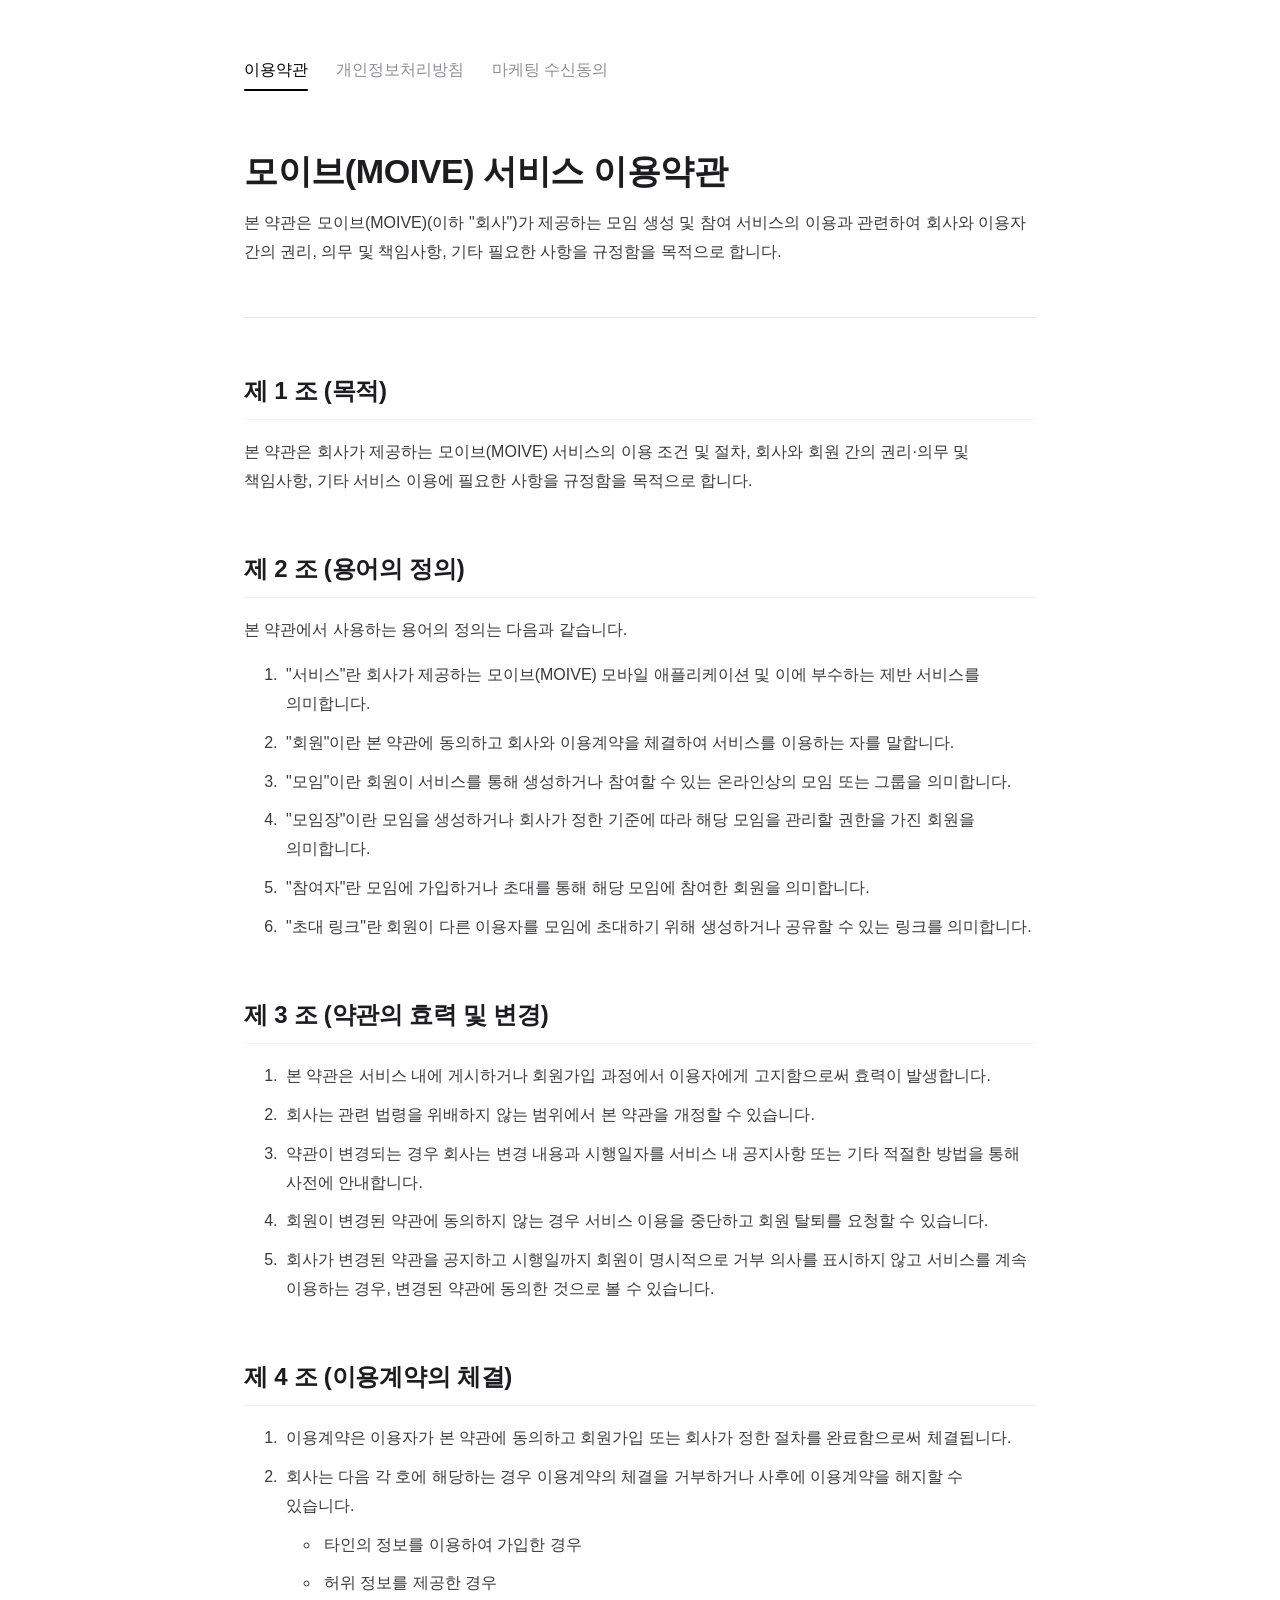
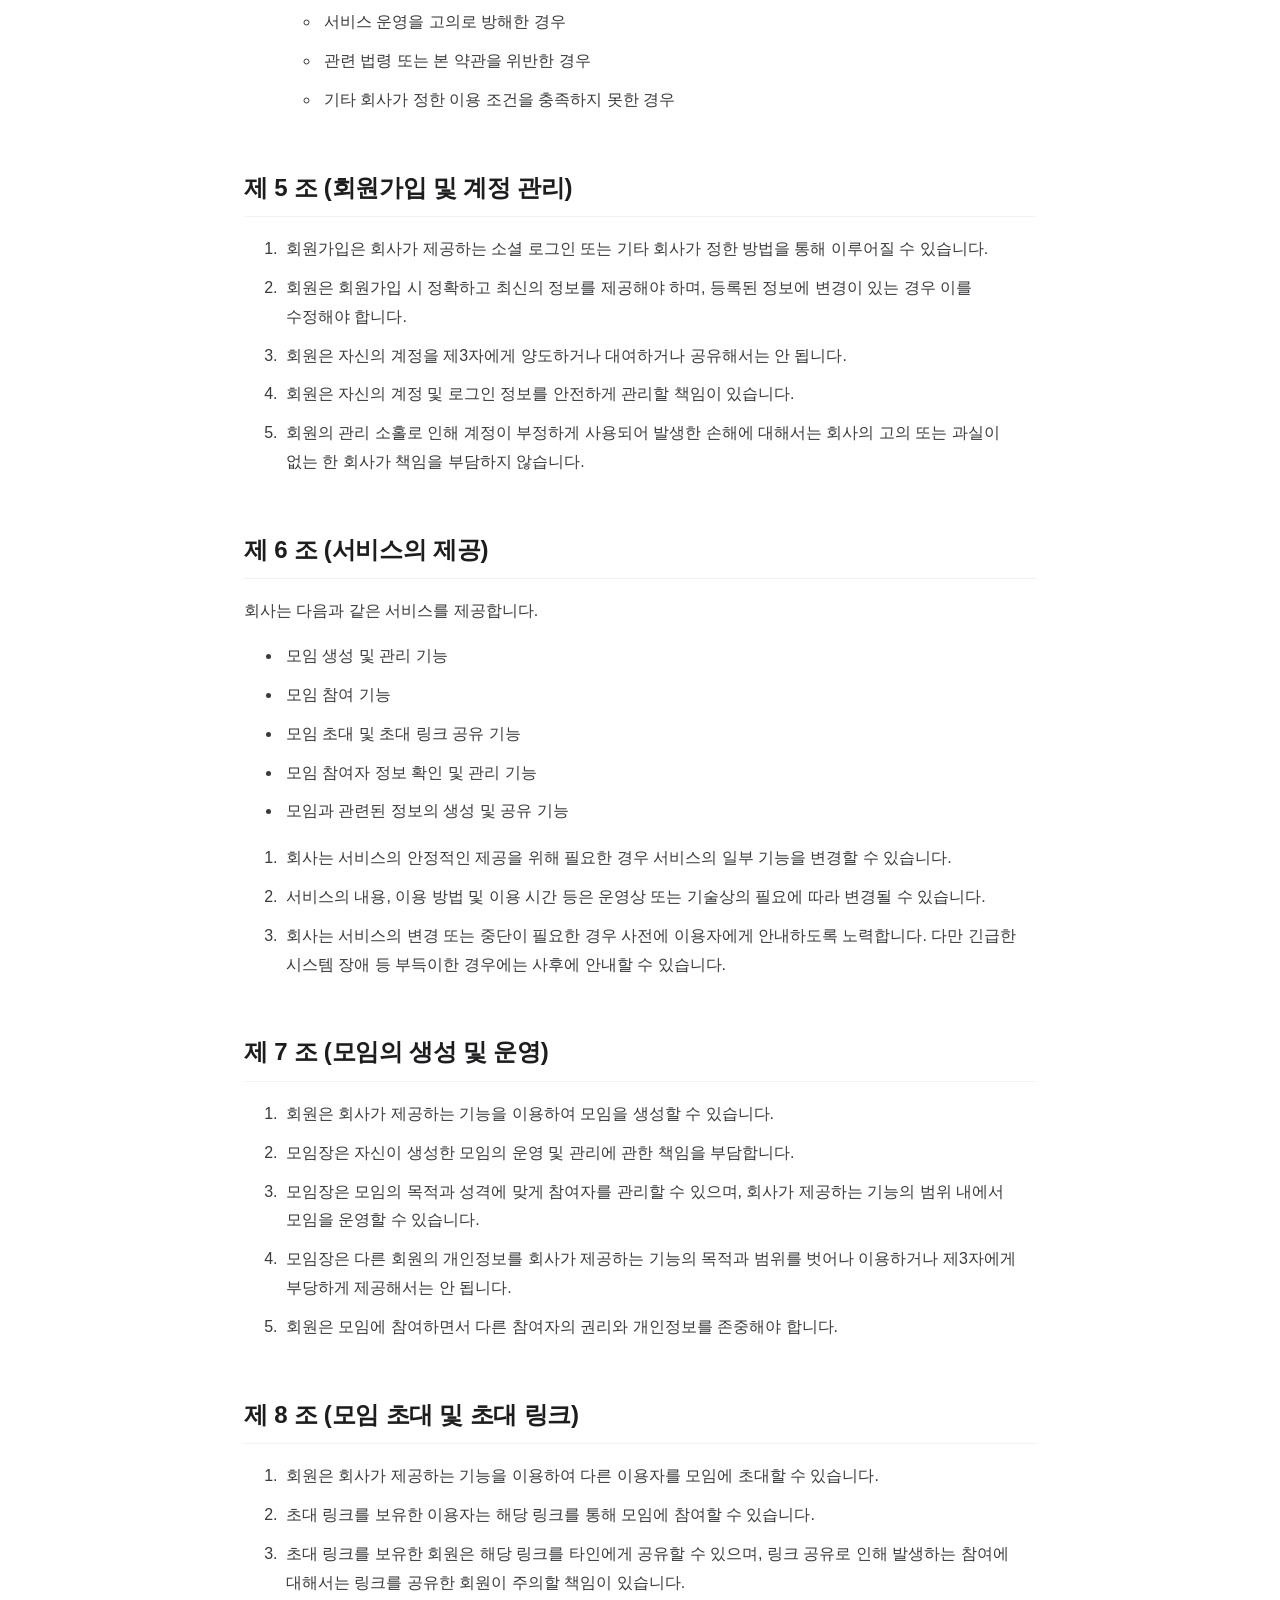
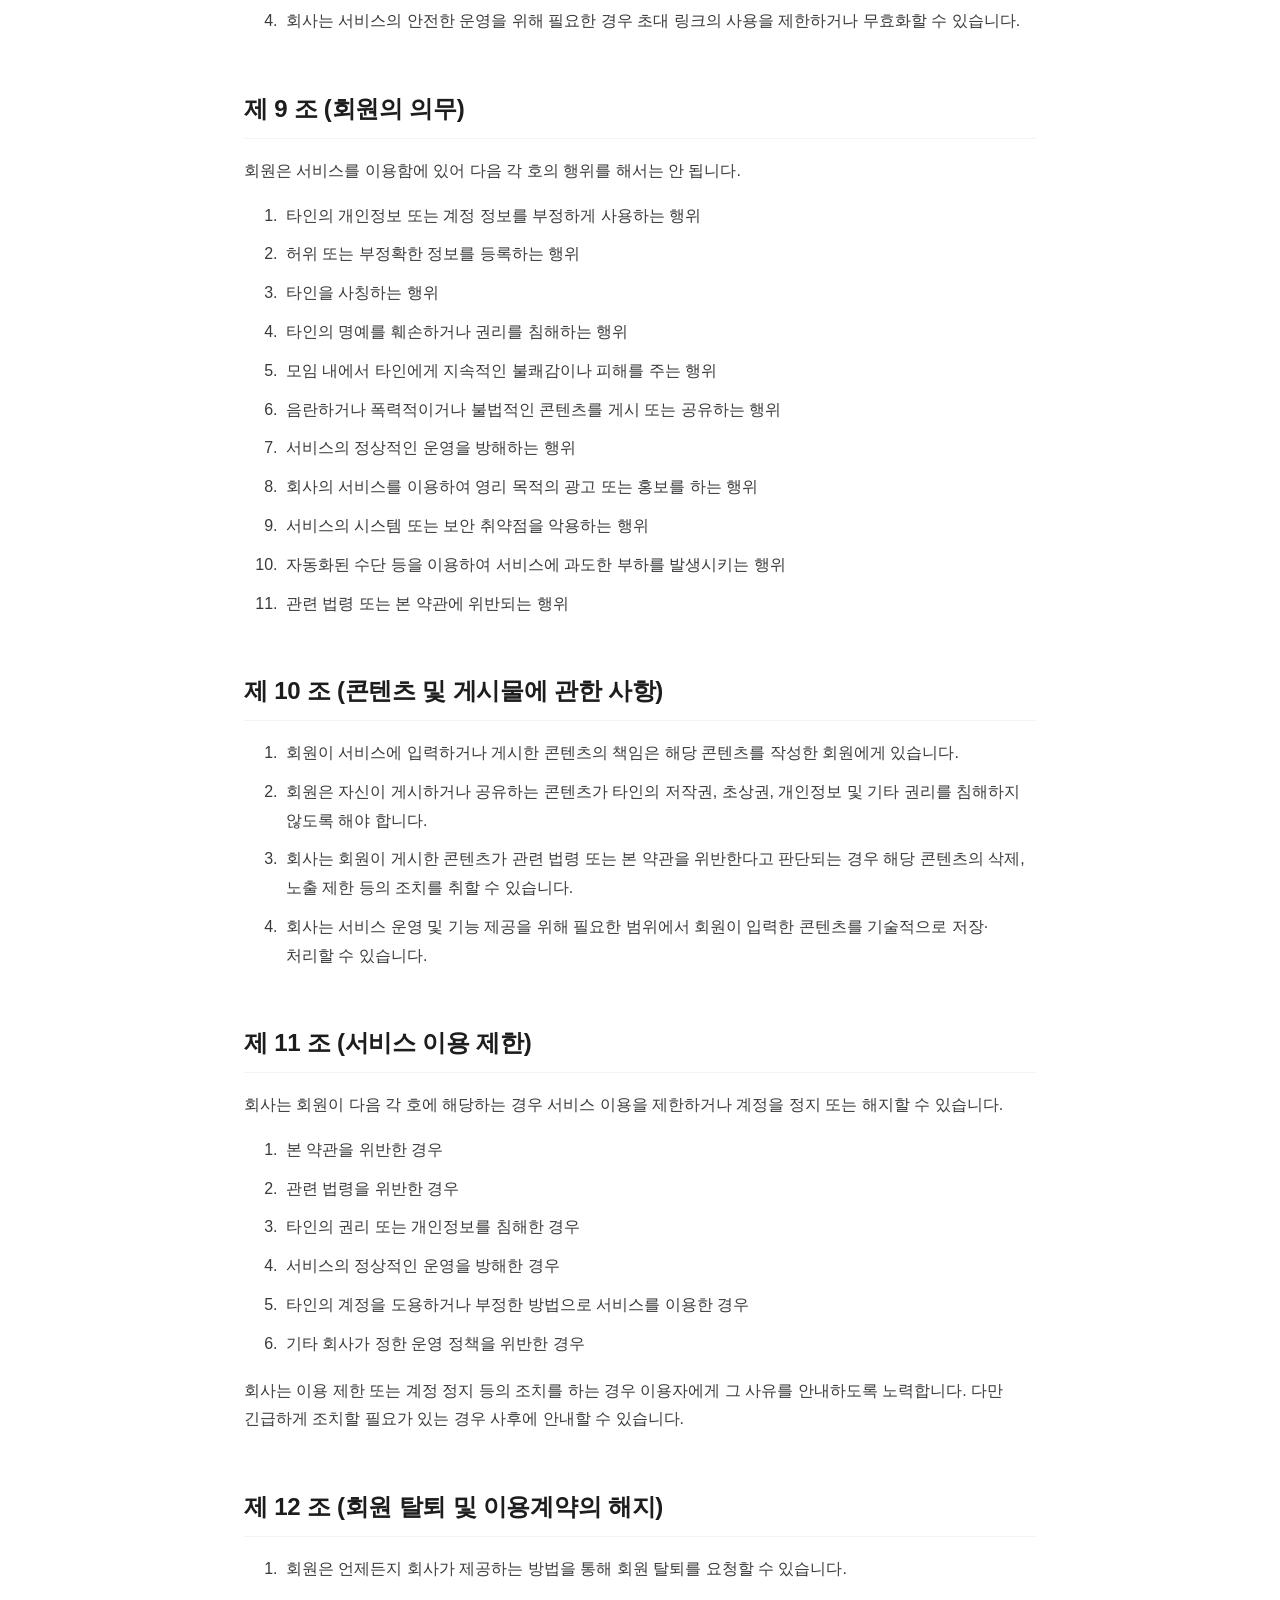
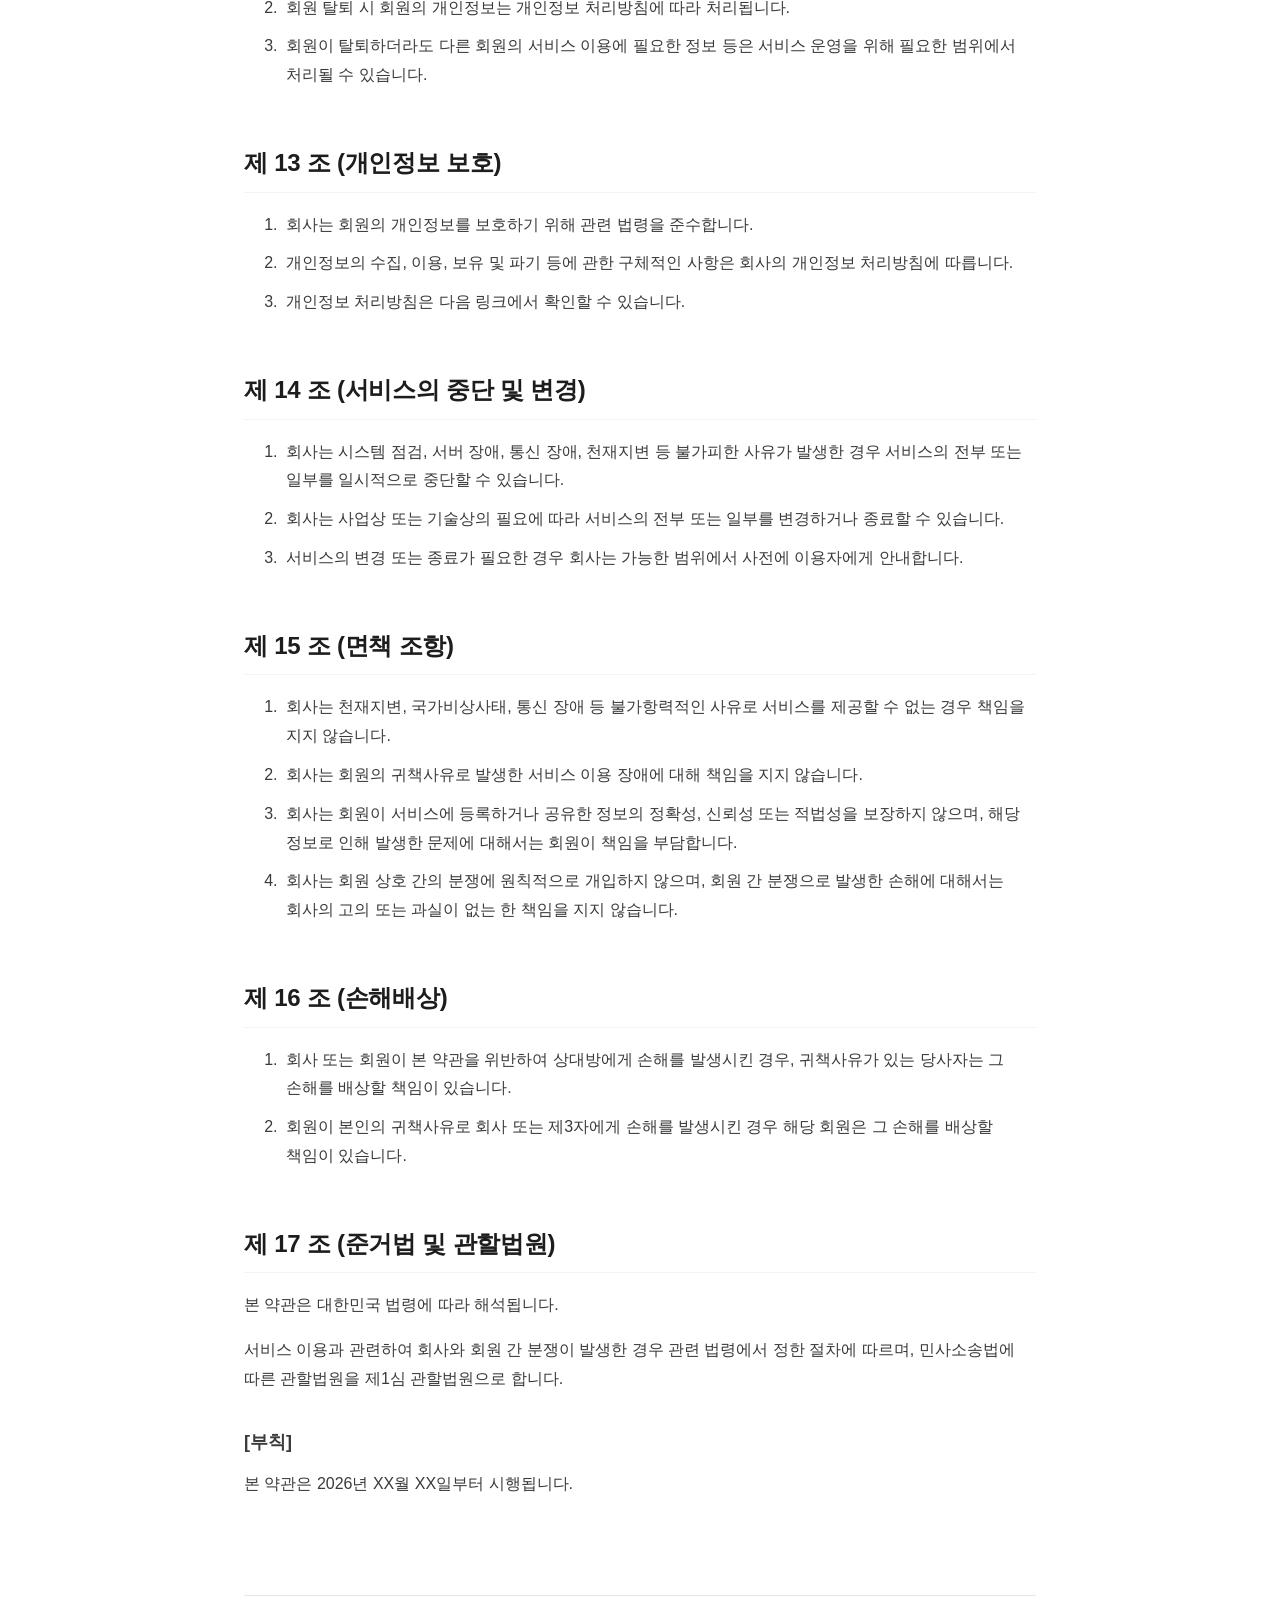
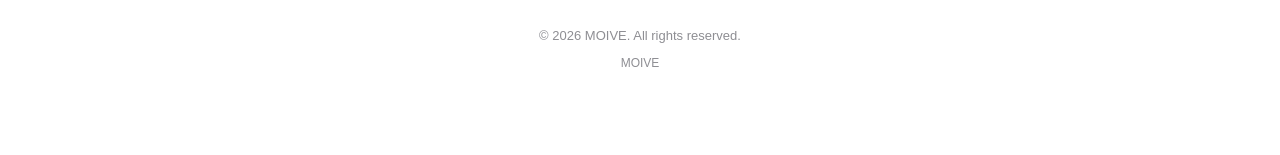
<file: index.html>
<!doctype html>
<html lang="ko">
<head>
  <meta charset="utf-8" />
  <meta name="viewport" content="width=device-width, initial-scale=1" />
  <title>모이브 약관</title>

  <meta http-equiv="refresh" content="0; url=terms.html" />
</head>
<body>
  <p>
    이용약관으로 이동합니다.
    자동으로 이동하지 않으면
    <a href="terms.html">여기</a>를 눌러주세요.
  </p>
</body>
</html>
</file>
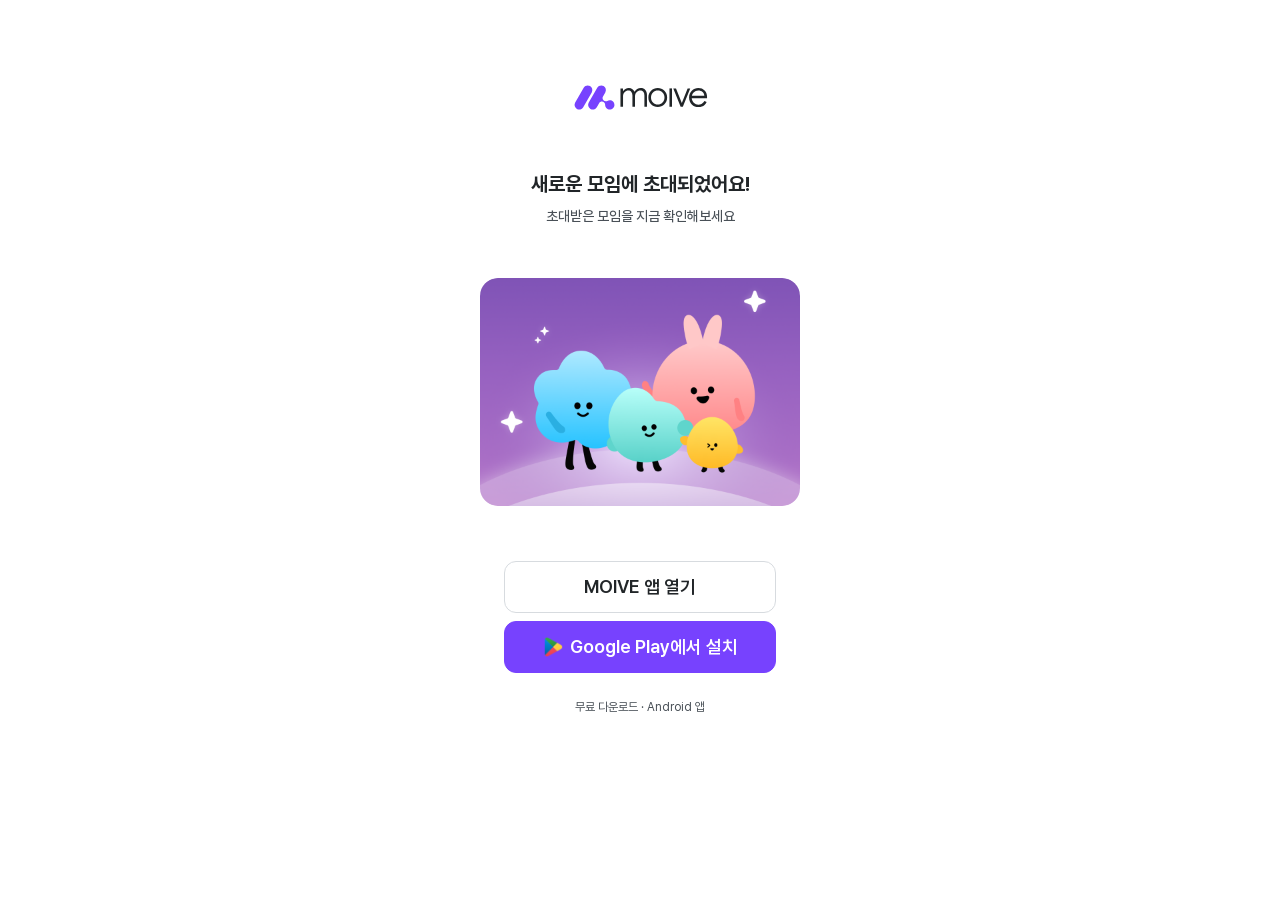
<file: invite/index.html>
<!doctype html>
<html lang="ko">
  <head>
    <meta charset="UTF-8" />
    <meta name="viewport" content="width=device-width, initial-scale=1.0" />
    <title>MOIVE</title>
    <script type="module" crossorigin src="/invite/assets/index-DrQPqEBC.js"></script>
    <link rel="stylesheet" crossorigin href="/invite/assets/index-BRgdg_uX.css">
  </head>
  <body>
    <div id="root"></div>
  </body>
</html>
</file>
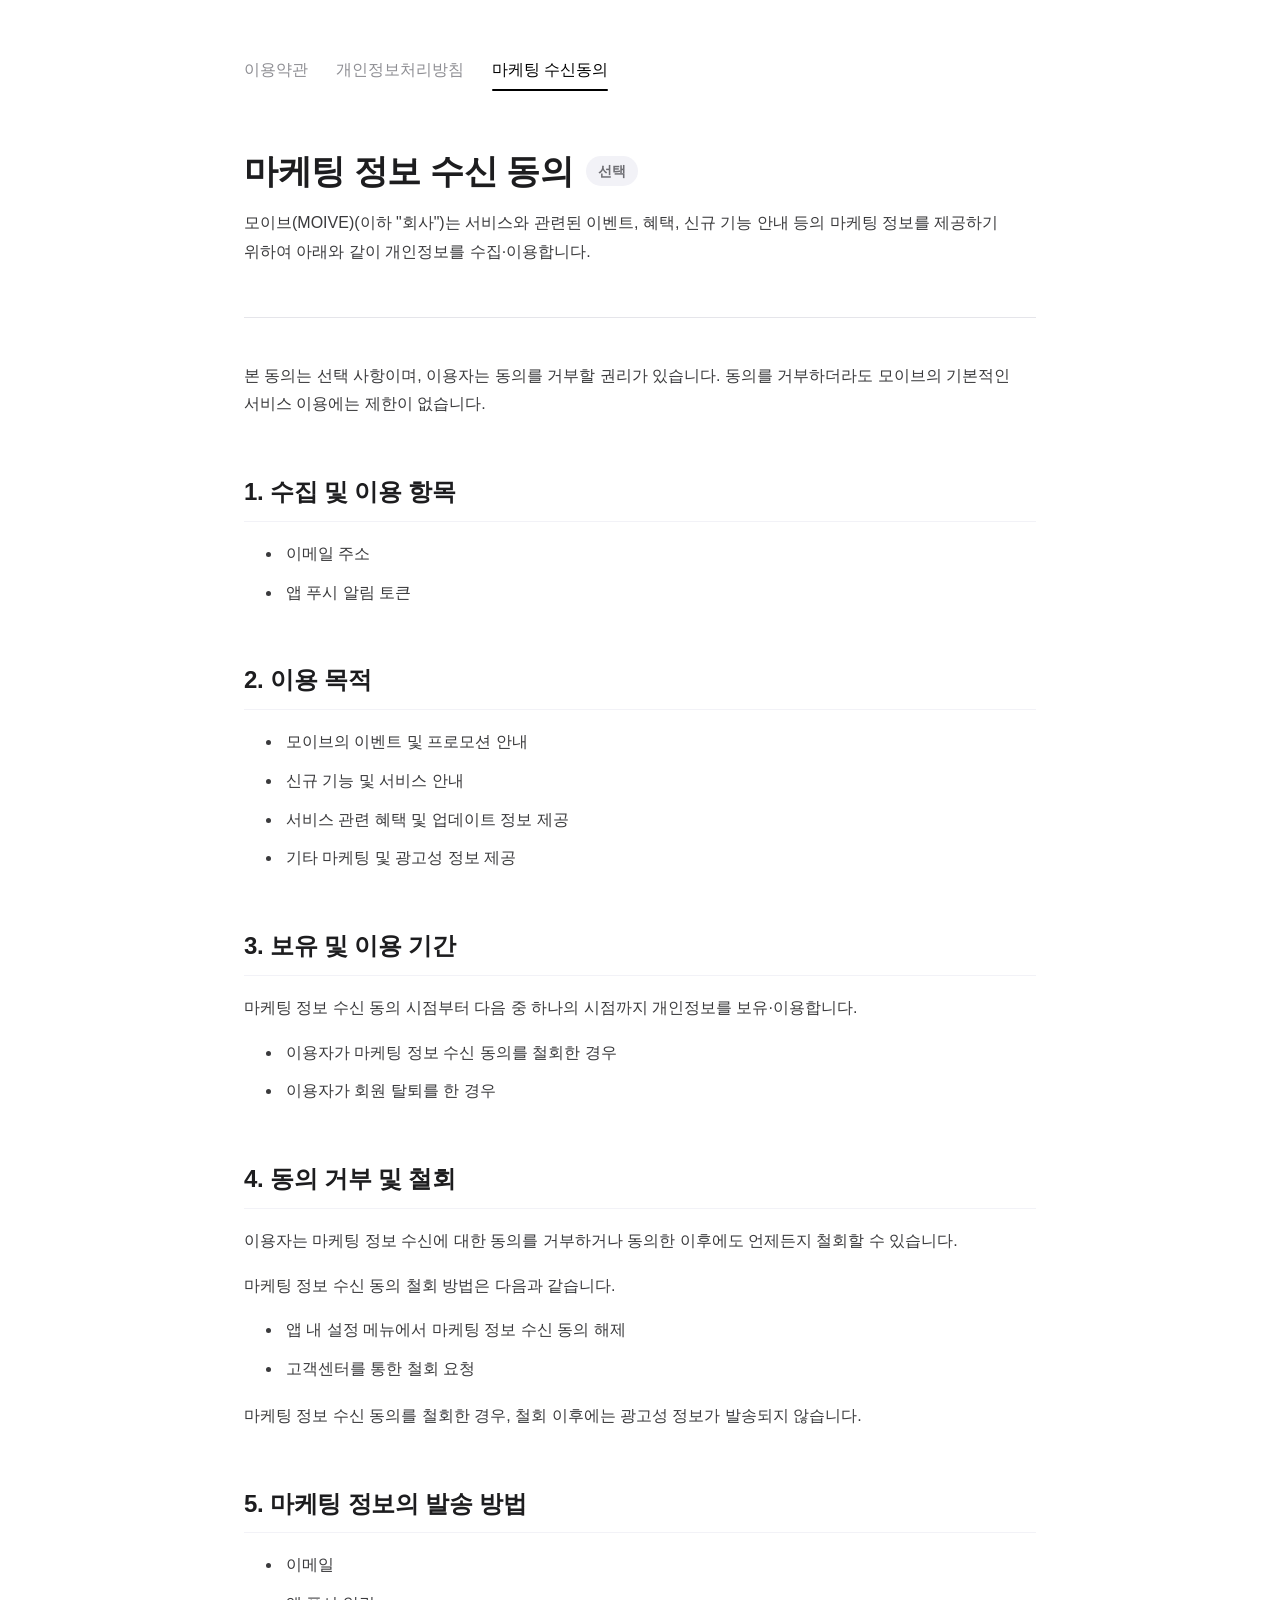
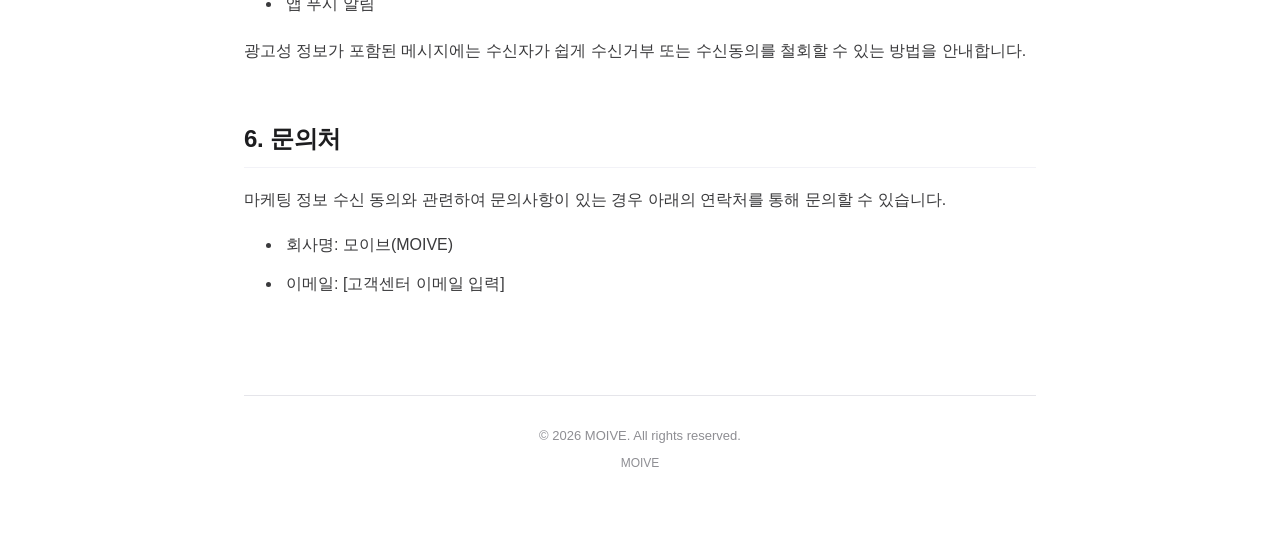
<file: marketing.html>
<!DOCTYPE html>
<html lang="ko">
<head>
  <meta charset="UTF-8" />
  <meta name="viewport" content="width=device-width, initial-scale=1.0" />
  <title>마케팅 정보 수신 동의 | 모이브</title>
  <link rel="icon" type="image/x-icon" href="/favicon.ico">

  <style>
    :root {
      --text-main: #1d1d1f;
      --text-body: #3a3a3c;
      --text-muted: #8e8e93;
      --line-main: #e5e5ea;
      --line-soft: #f2f2f7;
      --badge-bg: #f2f2f7;
      --badge-text: #6e6e73;
    }

    * {
      box-sizing: border-box;
      overflow-wrap: break-word;
      word-break: keep-all;
    }

    html {
      scroll-behavior: smooth;
    }

    body {
      margin: 0;
      background: #fff;
      color: var(--text-main);
      font-family: -apple-system, BlinkMacSystemFont, "SF Pro Text",
        "Apple SD Gothic Neo", "Noto Sans KR", sans-serif;
      -webkit-font-smoothing: antialiased;
      line-height: 1.8;
    }

    .container {
      max-width: 840px;
      margin: 0 auto;
      padding: 56px 24px 80px;
    }

    .tab-menu {
      display: flex;
      gap: 28px;
      row-gap: 12px;
      flex-wrap: wrap;
      margin-bottom: 36px;
      font-size: 16px;
    }

    .tab-menu a {
      text-decoration: none;
      color: var(--text-muted);
      font-weight: 500;
      position: relative;
      transition: color 0.2s ease;
      white-space: nowrap;
    }

    .tab-menu a:hover {
      color: #000;
    }

    .tab-menu a.active {
      color: #000;
    }

    .tab-menu a.active::after {
      content: "";
      position: absolute;
      left: 0;
      bottom: -6px;
      width: 100%;
      height: 1.5px;
      background: #000;
      border-radius: 2px;
    }

    .hero {
      padding: 28px 0 34px;
      margin-bottom: 44px;
      border-bottom: 1px solid var(--line-main);
    }

    .hero-title {
      display: flex;
      align-items: center;
      gap: 12px;
      flex-wrap: wrap;
    }

    h1 {
      margin: 0;
      font-size: 34px;
      line-height: 1.3;
      font-weight: 700;
      letter-spacing: -0.4px;
    }

    .badge {
      display: inline-flex;
      align-items: center;
      height: 30px;
      padding: 0 12px;
      border-radius: 999px;
      background: var(--badge-bg);
      color: var(--badge-text);
      font-size: 14px;
      font-weight: 600;
      line-height: 1;
    }

    .hero-desc {
      margin-top: 16px;
      font-size: 16px;
      color: var(--text-body);
    }

    h2 {
      margin: 56px 0 18px;
      padding-bottom: 12px;
      border-bottom: 1px solid var(--line-soft);
      font-size: 24px;
      line-height: 1.4;
      font-weight: 700;
      letter-spacing: -0.25px;
    }

    p {
      margin: 0 0 16px;
      font-size: 16px;
      color: var(--text-body);
    }

    ul,
    ol {
      margin: 0 0 18px 28px;
      padding-left: 10px;
      color: var(--text-body);
      font-size: 16px;
    }

    li {
      margin: 10px 0;
      padding-left: 4px;
    }

    .footer {
      margin-top: 96px;
      padding-top: 28px;
      border-top: 1px solid var(--line-main);
      text-align: center;
      font-size: 13px;
      color: var(--text-muted);
    }

    .footer span {
      display: block;
      margin-top: 6px;
      font-size: 12px;
    }

    @media (max-width: 600px) {
      .container {
        padding: 40px 20px 64px;
      }

      .tab-menu {
        gap: 18px;
        margin-bottom: 28px;
        font-size: 15px;
      }

      .hero {
        padding: 20px 0 28px;
        margin-bottom: 34px;
      }

      h1 {
        font-size: 28px;
      }

      h2 {
        font-size: 21px;
        margin-top: 44px;
      }

      .badge {
        height: 28px;
        font-size: 13px;
      }

      p,
      ol,
      ul {
        font-size: 15px;
      }
    }
  </style>
</head>

<body>
  <div class="container">

    <!-- 약관 페이지 이동 메뉴 -->
    <div class="tab-menu">
      <a href="terms.html">이용약관</a>
      <a href="privacy.html">개인정보처리방침</a>
      <a href="marketing.html" class="active">마케팅 수신동의</a>
    </div>

    <!-- 페이지 제목 -->
    <section class="hero">
      <div class="hero-title">
        <h1>마케팅 정보 수신 동의</h1>
        <span class="badge">선택</span>
      </div>

      <p class="hero-desc">
        모이브(MOIVE)(이하 "회사")는 서비스와 관련된 이벤트, 혜택,
        신규 기능 안내 등의 마케팅 정보를 제공하기 위하여
        아래와 같이 개인정보를 수집·이용합니다.
      </p>
    </section>

    <p>
      본 동의는 선택 사항이며, 이용자는 동의를 거부할 권리가 있습니다.
      동의를 거부하더라도 모이브의 기본적인 서비스 이용에는 제한이 없습니다.
    </p>

    <h2>1. 수집 및 이용 항목</h2>

    <ul>
      <!-- TODO: 실제 마케팅 발송에 사용하는 정보로 추후 수정 예정. -->
      <li>이메일 주소</li>
      <li>앱 푸시 알림 토큰</li>
    </ul>

    <h2>2. 이용 목적</h2>

    <ul>
      <li>모이브의 이벤트 및 프로모션 안내</li>
      <li>신규 기능 및 서비스 안내</li>
      <li>서비스 관련 혜택 및 업데이트 정보 제공</li>
      <li>기타 마케팅 및 광고성 정보 제공</li>
    </ul>

    <h2>3. 보유 및 이용 기간</h2>

    <p>
      마케팅 정보 수신 동의 시점부터 다음 중 하나의 시점까지
      개인정보를 보유·이용합니다.
    </p>

    <ul>
      <li>이용자가 마케팅 정보 수신 동의를 철회한 경우</li>
      <li>이용자가 회원 탈퇴를 한 경우</li>
    </ul>

    <!--
      TODO:
      추후 DB의 개인정보 삭제 정책과 위 보유기간이 일치하는지 확인 필요.
    -->

    <h2>4. 동의 거부 및 철회</h2>

    <p>
      이용자는 마케팅 정보 수신에 대한 동의를 거부하거나
      동의한 이후에도 언제든지 철회할 수 있습니다.
    </p>

    <p>
      마케팅 정보 수신 동의 철회 방법은 다음과 같습니다.
    </p>

    <ul>
      <!-- TODO: 실제 앱의 설정 메뉴 경로에 맞게 수정할 예정. -->
      <li>앱 내 설정 메뉴에서 마케팅 정보 수신 동의 해제</li>

      <!-- TODO: 고객센터 이메일 기입 -->
      <li>고객센터를 통한 철회 요청</li>
    </ul>

    <p>
      마케팅 정보 수신 동의를 철회한 경우,
      철회 이후에는 광고성 정보가 발송되지 않습니다.
    </p>

    <h2>5. 마케팅 정보의 발송 방법</h2>

    <ul>
      <!-- TODO: 추후 기입 예정 -->
      <li>이메일</li>
      <li>앱 푸시 알림</li>
    </ul>

    <p>
      광고성 정보가 포함된 메시지에는 수신자가 쉽게
      수신거부 또는 수신동의를 철회할 수 있는 방법을 안내합니다.
    </p>

    <h2>6. 문의처</h2>

    <p>
      마케팅 정보 수신 동의와 관련하여 문의사항이 있는 경우
      아래의 연락처를 통해 문의할 수 있습니다.
    </p>

    <ul>
      <li>회사명: 모이브(MOIVE)</li>

      <!-- TODO: 추후 수정 -->
      <li>이메일: [고객센터 이메일 입력]</li>
    </ul>

    <div class="footer">
      © 2026 MOIVE. All rights reserved.
      <span>MOIVE</span>
    </div>

  </div>
</body>
</html>
</file>
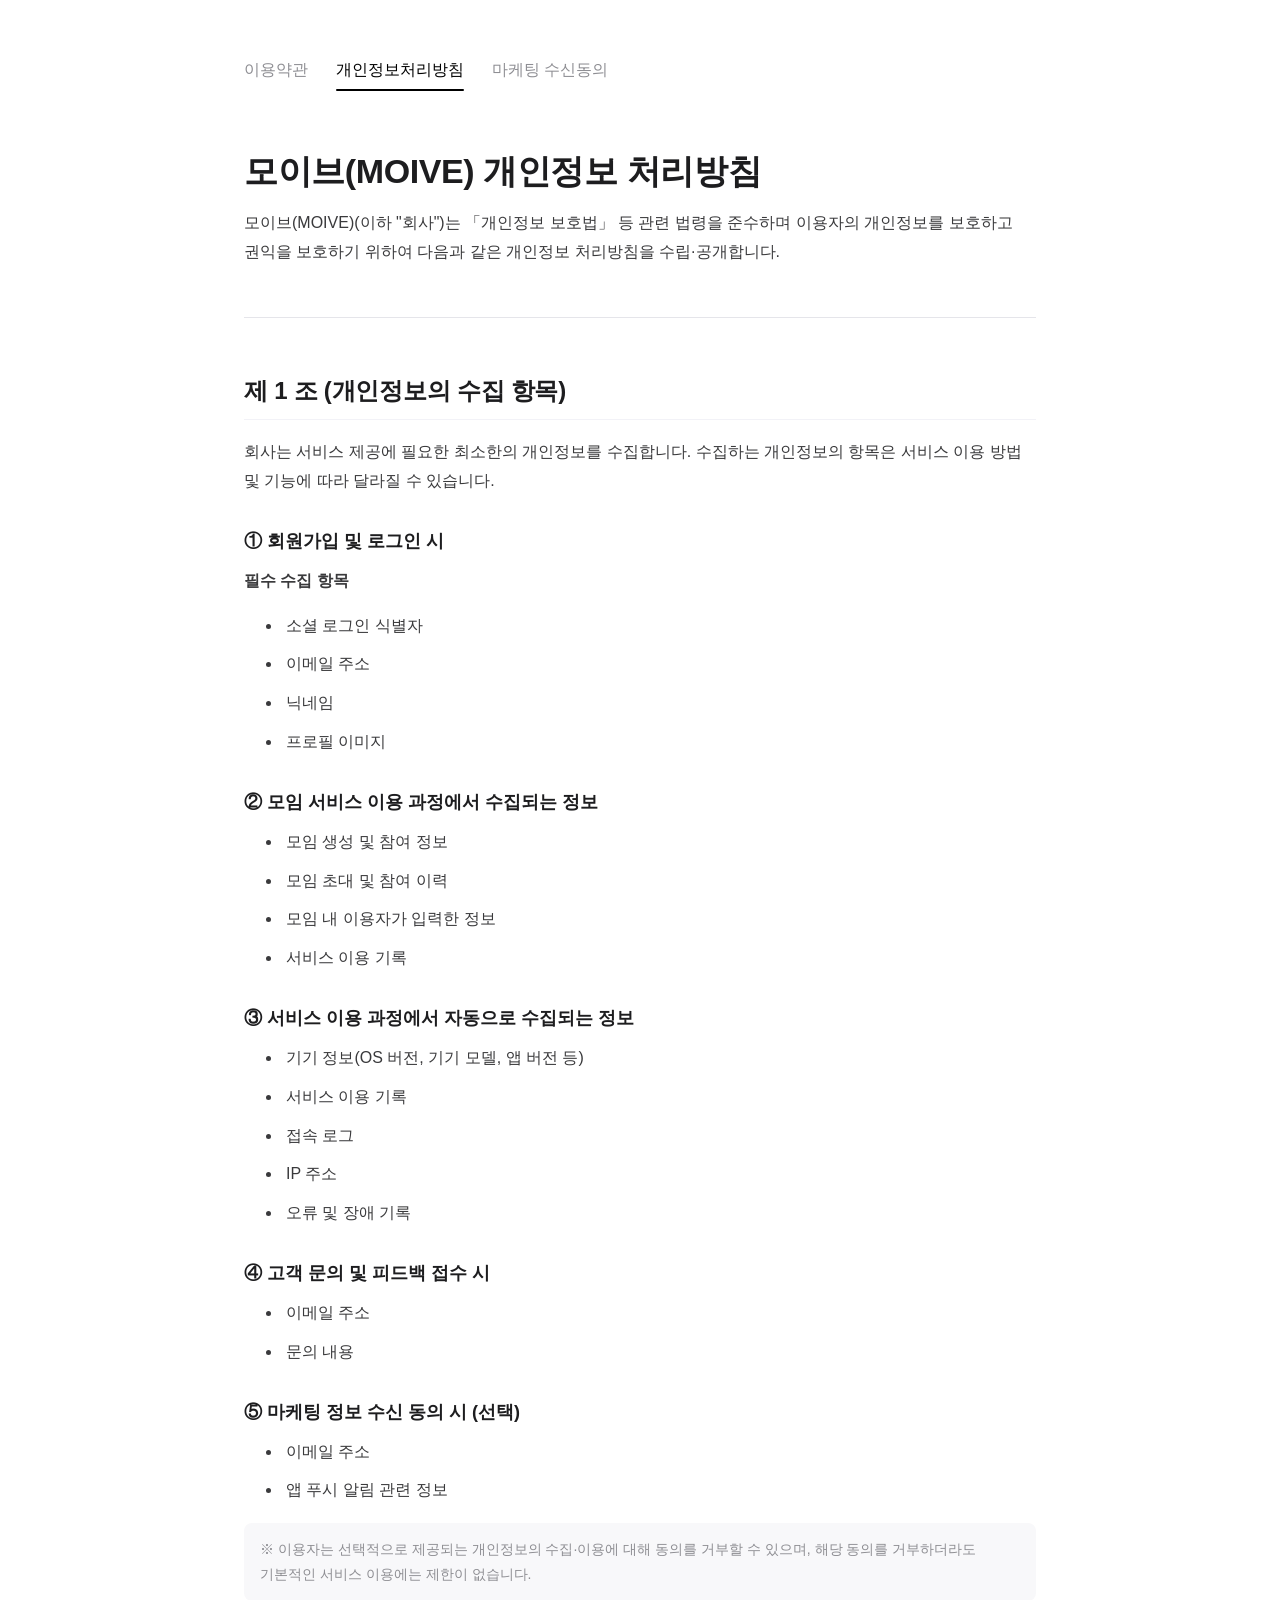
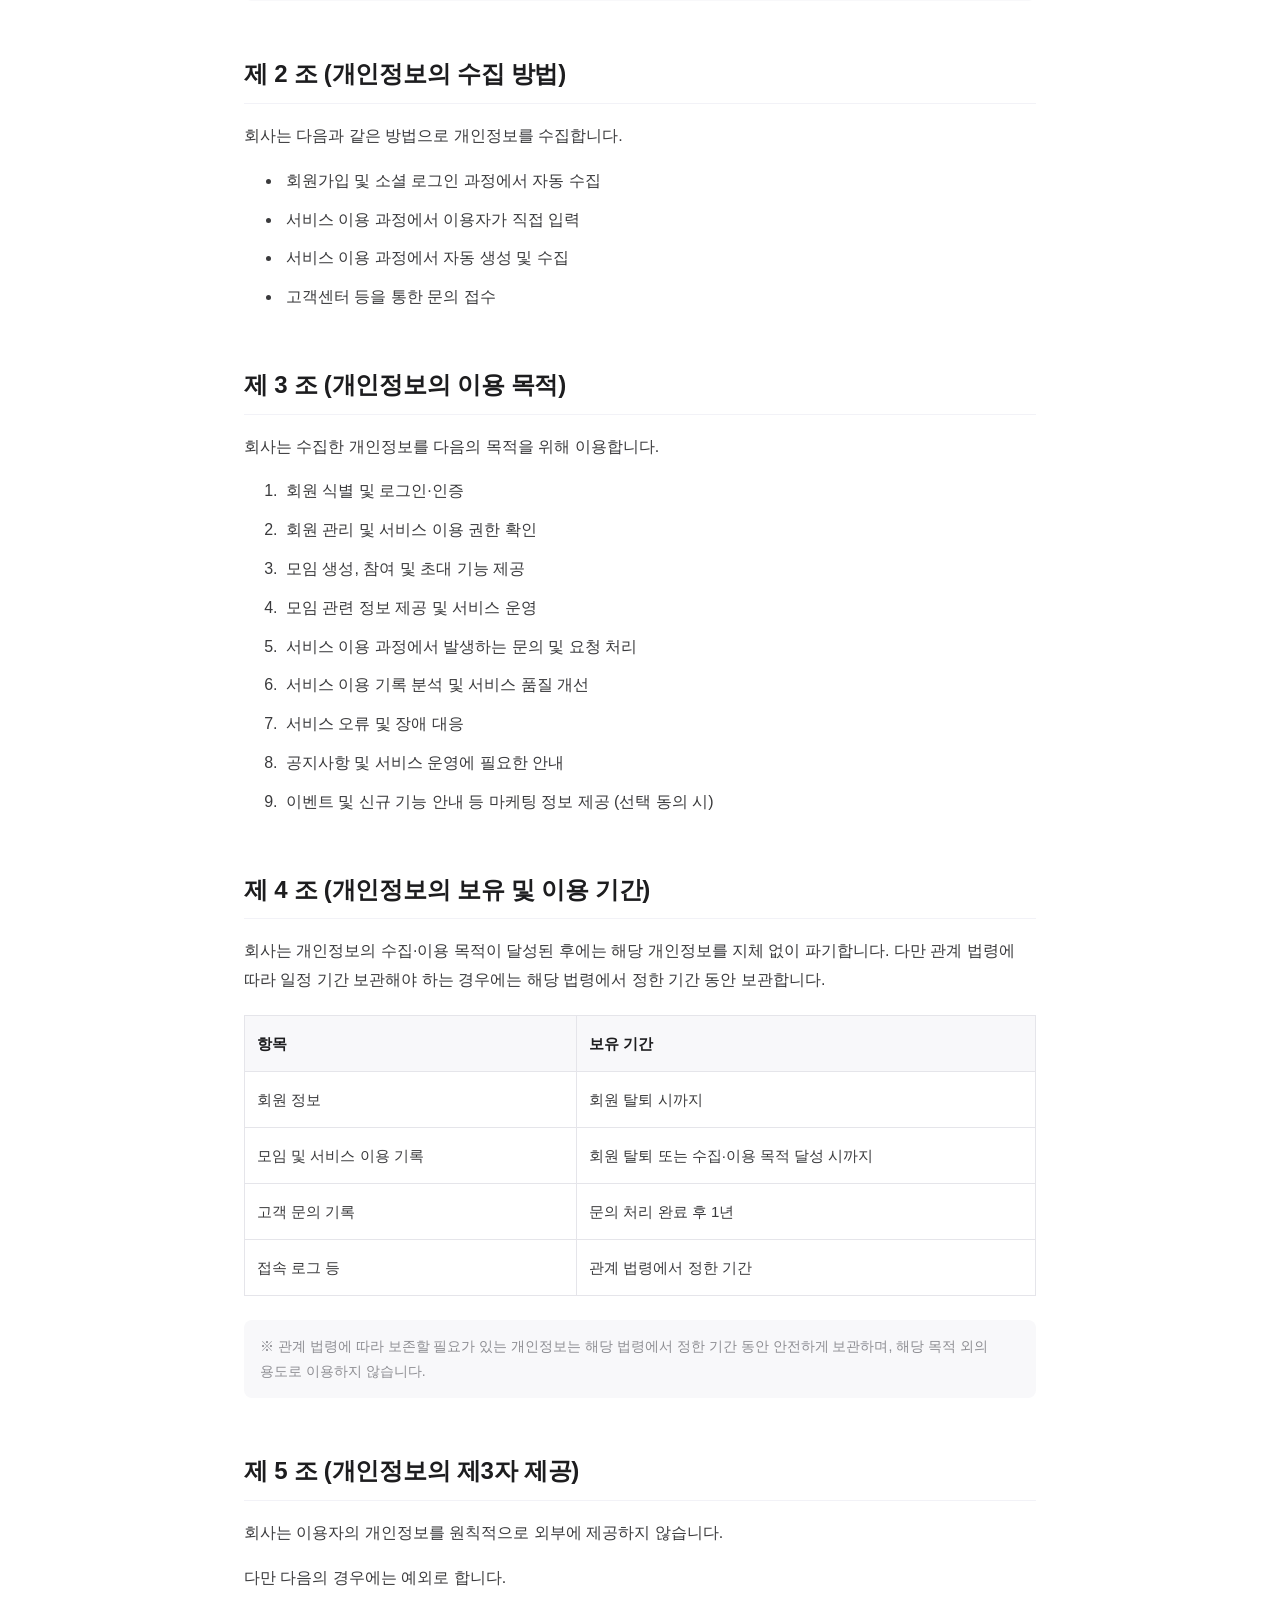
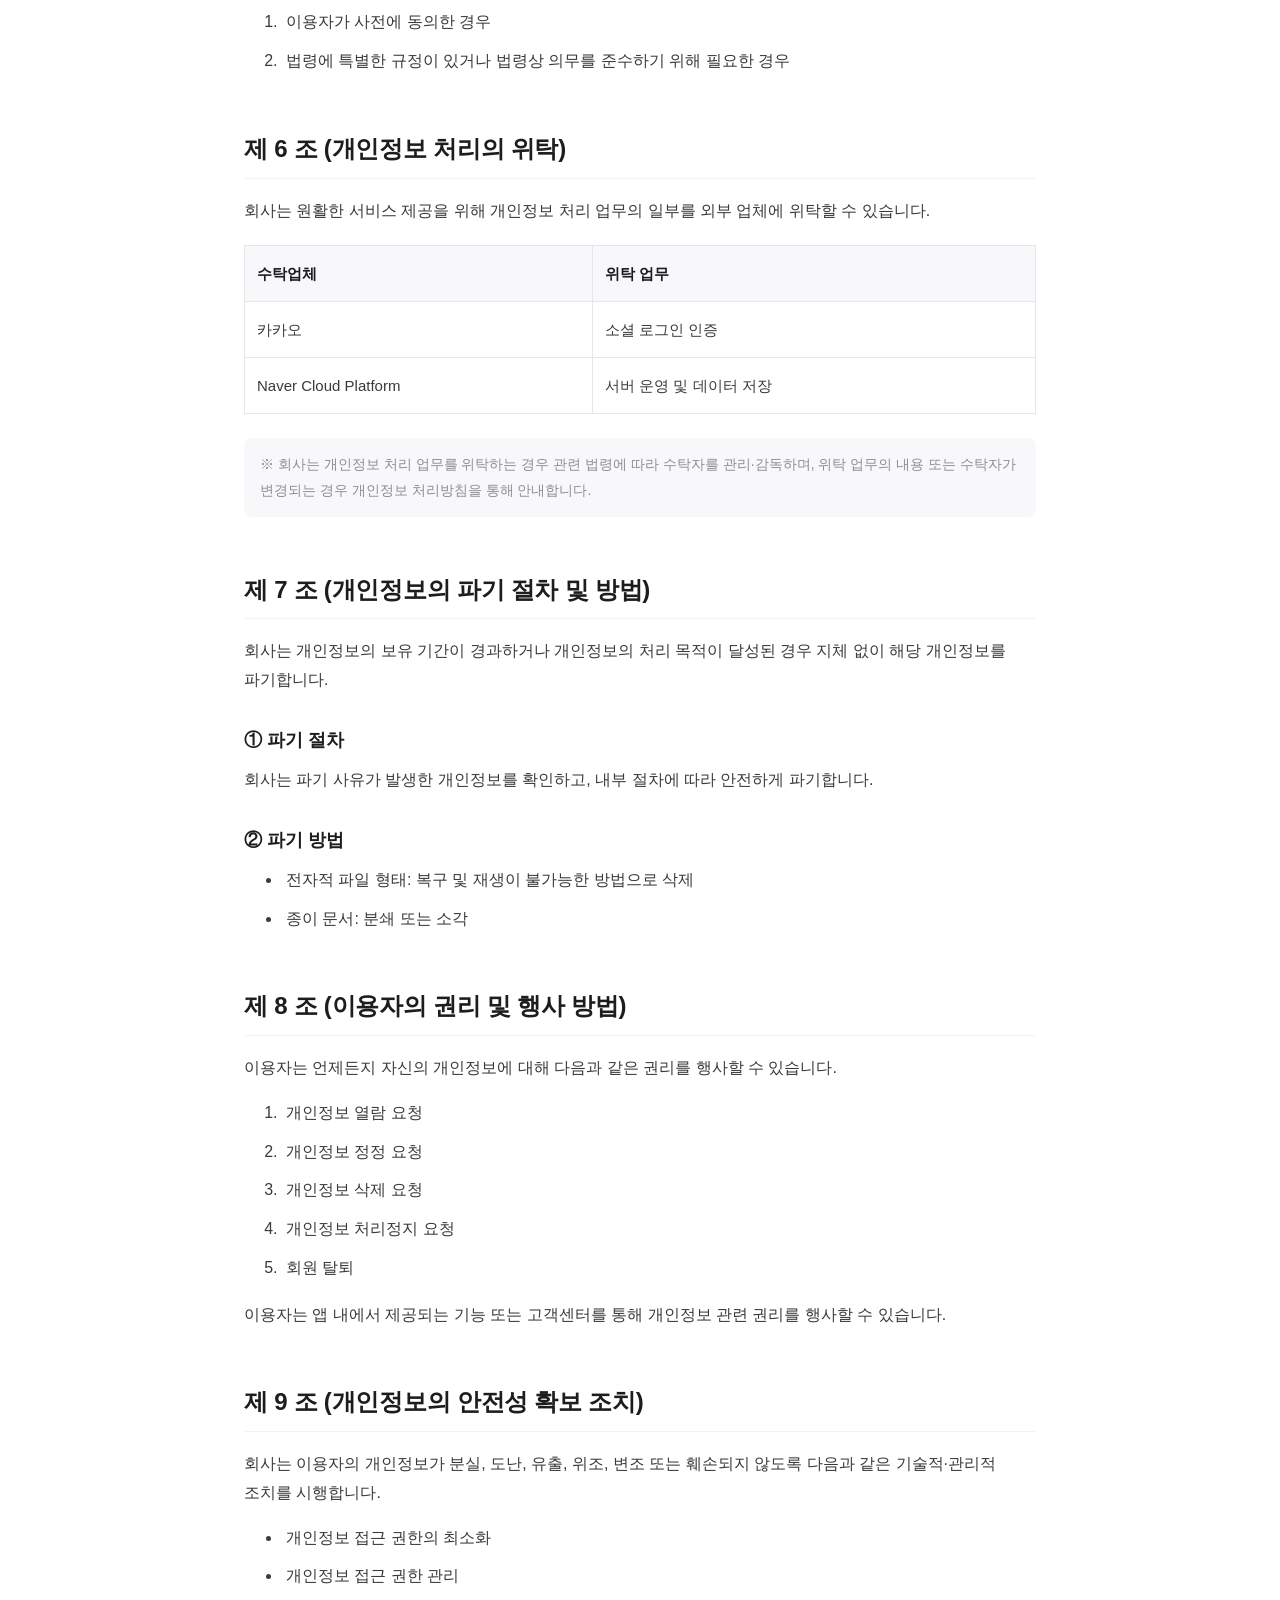
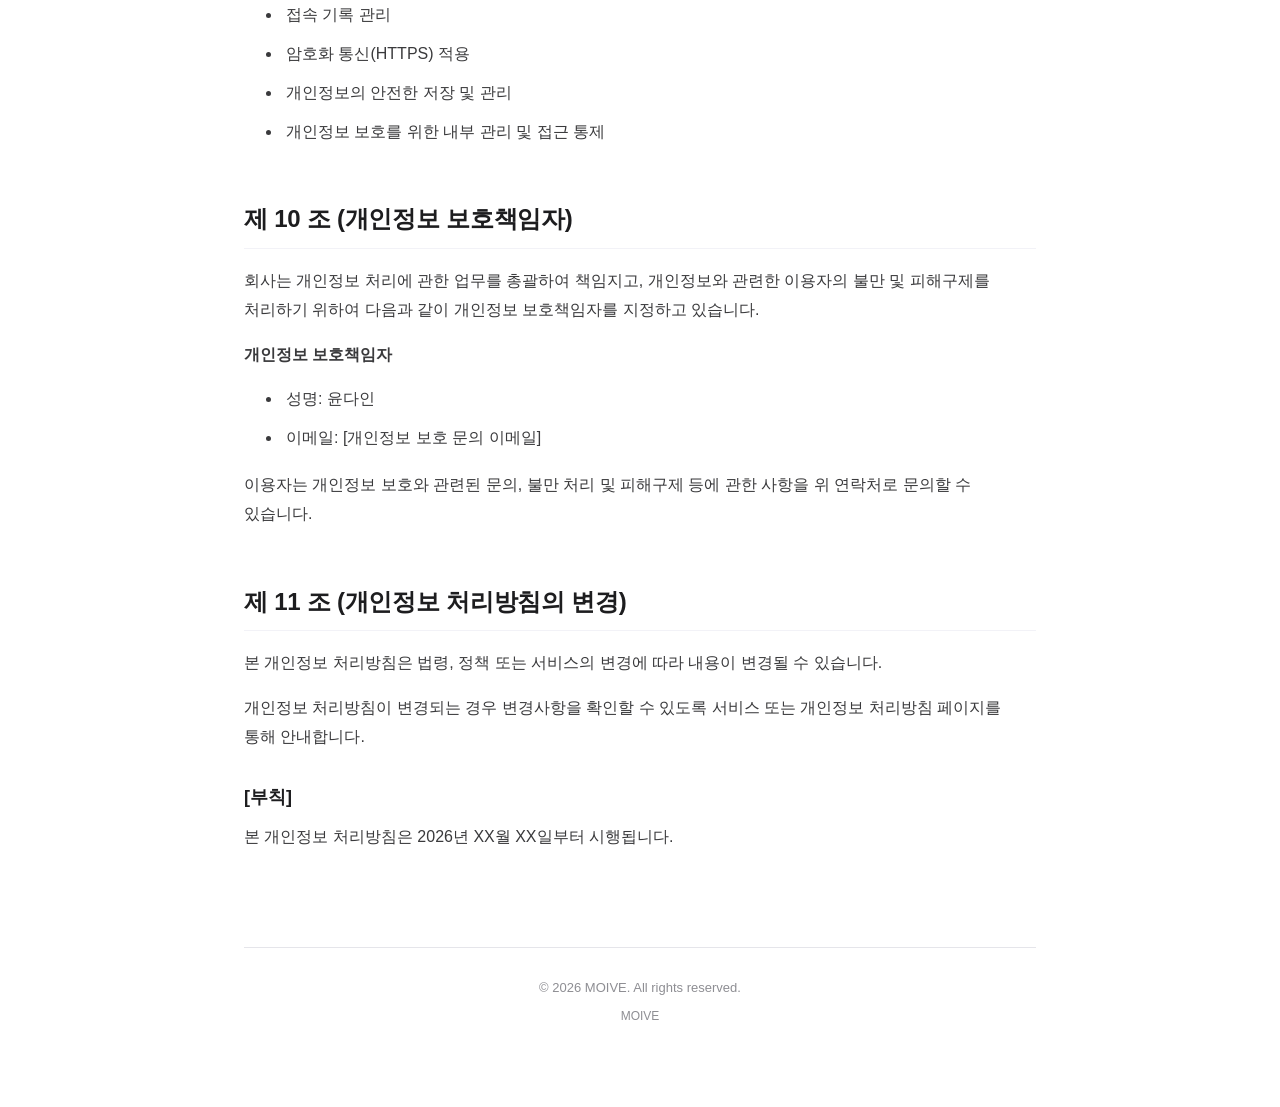
<file: privacy.html>
<!DOCTYPE html>
<html lang="ko">
<head>
  <meta charset="UTF-8" />
  <meta name="viewport" content="width=device-width, initial-scale=1.0" />
  <title>개인정보 처리방침 | 모이브</title>
  <link rel="icon" type="image/x-icon" href="/favicon.ico">

  <style>
    :root {
      --text-main: #1d1d1f;
      --text-body: #3a3a3c;
      --text-muted: #8e8e93;
      --line-main: #e5e5ea;
      --line-soft: #f2f2f7;
    }

    * {
      box-sizing: border-box;
      overflow-wrap: break-word;
      word-break: keep-all;
    }

    html {
      scroll-behavior: smooth;
    }

    body {
      margin: 0;
      background: #fff;
      color: var(--text-main);
      font-family: -apple-system, BlinkMacSystemFont, "SF Pro Text",
        "Apple SD Gothic Neo", "Noto Sans KR", sans-serif;
      -webkit-font-smoothing: antialiased;
      line-height: 1.8;
    }

    .container {
      max-width: 840px;
      margin: 0 auto;
      padding: 56px 24px 80px;
    }

    .tab-menu {
      display: flex;
      gap: 28px;
      row-gap: 12px;
      flex-wrap: wrap;
      margin-bottom: 36px;
      font-size: 16px;
    }

    .tab-menu a {
      text-decoration: none;
      color: var(--text-muted);
      font-weight: 500;
      position: relative;
      transition: color 0.2s ease;
      white-space: nowrap;
    }

    .tab-menu a:hover {
      color: #000;
    }

    .tab-menu a.active {
      color: #000;
    }

    .tab-menu a.active::after {
      content: "";
      position: absolute;
      left: 0;
      bottom: -6px;
      width: 100%;
      height: 1.5px;
      background: #000;
      border-radius: 2px;
    }

    .hero {
      padding: 28px 0 34px;
      margin-bottom: 44px;
      border-bottom: 1px solid var(--line-main);
    }

    h1 {
      margin: 0;
      font-size: 34px;
      line-height: 1.3;
      font-weight: 700;
      letter-spacing: -0.4px;
    }

    .hero-desc {
      margin-top: 16px;
      font-size: 16px;
      color: var(--text-body);
    }

    h2 {
      margin: 56px 0 18px;
      padding-bottom: 12px;
      border-bottom: 1px solid var(--line-soft);
      font-size: 24px;
      line-height: 1.4;
      font-weight: 700;
      letter-spacing: -0.25px;
    }

    h3 {
      margin: 32px 0 12px;
      font-size: 18px;
      line-height: 1.5;
      font-weight: 700;
    }

    p {
      margin: 0 0 16px;
      font-size: 16px;
      color: var(--text-body);
    }

    ul,
    ol {
      margin: 0 0 18px 28px;
      padding-left: 10px;
      color: var(--text-body);
      font-size: 16px;
    }

    li {
      margin: 10px 0;
      padding-left: 4px;
    }

    .note {
      margin-top: 12px;
      padding: 14px 16px;
      background: #f8f8fa;
      border-radius: 8px;
      font-size: 14px;
      color: var(--text-muted);
    }

    table {
      width: 100%;
      border-collapse: collapse;
      margin: 20px 0 24px;
      font-size: 15px;
      color: var(--text-body);
    }

    th,
    td {
      padding: 14px 12px;
      border: 1px solid var(--line-main);
      text-align: left;
      vertical-align: top;
    }

    th {
      background: #f8f8fa;
      font-weight: 600;
      color: var(--text-main);
    }

    .footer {
      margin-top: 96px;
      padding-top: 28px;
      border-top: 1px solid var(--line-main);
      text-align: center;
      font-size: 13px;
      color: var(--text-muted);
    }

    .footer span {
      display: block;
      margin-top: 6px;
      font-size: 12px;
    }

    @media (max-width: 600px) {
      .container {
        padding: 40px 20px 64px;
      }

      .tab-menu {
        gap: 18px;
        margin-bottom: 28px;
        font-size: 15px;
      }

      .hero {
        padding: 20px 0 28px;
        margin-bottom: 34px;
      }

      h1 {
        font-size: 28px;
      }

      h2 {
        font-size: 21px;
        margin-top: 44px;
      }

      h3 {
        font-size: 17px;
      }

      p,
      ol,
      ul {
        font-size: 15px;
      }

      table {
        font-size: 13px;
      }

      th,
      td {
        padding: 10px 8px;
      }
    }
  </style>
</head>

<body>
  <div class="container">

    <div class="tab-menu">
      <a href="terms.html">이용약관</a>
      <a href="privacy.html" class="active">개인정보처리방침</a>
      <a href="marketing.html">마케팅 수신동의</a>
    </div>

    <section class="hero">
      <h1>모이브(MOIVE) 개인정보 처리방침</h1>

      <p class="hero-desc">
        모이브(MOIVE)(이하 "회사")는 「개인정보 보호법」 등 관련 법령을 준수하며
        이용자의 개인정보를 보호하고 권익을 보호하기 위하여
        다음과 같은 개인정보 처리방침을 수립·공개합니다.
      </p>
    </section>


    <h2>제 1 조 (개인정보의 수집 항목)</h2>

    <p>
      회사는 서비스 제공에 필요한 최소한의 개인정보를 수집합니다.
      수집하는 개인정보의 항목은 서비스 이용 방법 및 기능에 따라 달라질 수 있습니다.
    </p>

    <h3>① 회원가입 및 로그인 시</h3>

    <p><strong>필수 수집 항목</strong></p>

    <ul>
      <!-- TODO: 카카오 로그인 API에서 실제로 전달받는 항목 백엔드와 확인 필요. -->
      <li>소셜 로그인 식별자</li>
      <li>이메일 주소</li>
      <li>닉네임</li>
      <li>프로필 이미지</li>
    </ul>

    <h3>② 모임 서비스 이용 과정에서 수집되는 정보</h3>

    <ul>
      <li>모임 생성 및 참여 정보</li>
      <li>모임 초대 및 참여 이력</li>
      <li>모임 내 이용자가 입력한 정보</li>
      <li>서비스 이용 기록</li>
    </ul>

    <!-- TODO:
         추후 수집 정보를 백엔드 DB 기준 확인 필요.
    -->


    <h3>③ 서비스 이용 과정에서 자동으로 수집되는 정보</h3>

    <ul>
      <li>기기 정보(OS 버전, 기기 모델, 앱 버전 등)</li>
      <li>서비스 이용 기록</li>
      <li>접속 로그</li>
      <li>IP 주소</li>
      <li>오류 및 장애 기록</li>
    </ul>


    <h3>④ 고객 문의 및 피드백 접수 시</h3>

    <ul>
      <li>이메일 주소</li>
      <li>문의 내용</li>
    </ul>


    <h3>⑤ 마케팅 정보 수신 동의 시 (선택)</h3>

    <ul>
      <!-- TODO: 추후 실제 마케팅 발송에 사용하는 정보 기입 -->
      <li>이메일 주소</li>
      <li>앱 푸시 알림 관련 정보</li>
    </ul>

    <p class="note">
      ※ 이용자는 선택적으로 제공되는 개인정보의 수집·이용에 대해
      동의를 거부할 수 있으며, 해당 동의를 거부하더라도
      기본적인 서비스 이용에는 제한이 없습니다.
    </p>


    <h2>제 2 조 (개인정보의 수집 방법)</h2>

    <p>
      회사는 다음과 같은 방법으로 개인정보를 수집합니다.
    </p>

    <ul>
      <li>회원가입 및 소셜 로그인 과정에서 자동 수집</li>
      <li>서비스 이용 과정에서 이용자가 직접 입력</li>
      <li>서비스 이용 과정에서 자동 생성 및 수집</li>
      <li>고객센터 등을 통한 문의 접수</li>
    </ul>


    <h2>제 3 조 (개인정보의 이용 목적)</h2>

    <p>
      회사는 수집한 개인정보를 다음의 목적을 위해 이용합니다.
    </p>

    <ol>
      <li>회원 식별 및 로그인·인증</li>
      <li>회원 관리 및 서비스 이용 권한 확인</li>
      <li>모임 생성, 참여 및 초대 기능 제공</li>
      <li>모임 관련 정보 제공 및 서비스 운영</li>
      <li>서비스 이용 과정에서 발생하는 문의 및 요청 처리</li>
      <li>서비스 이용 기록 분석 및 서비스 품질 개선</li>
      <li>서비스 오류 및 장애 대응</li>
      <li>공지사항 및 서비스 운영에 필요한 안내</li>
      <li>이벤트 및 신규 기능 안내 등 마케팅 정보 제공 (선택 동의 시)</li>
    </ol>


    <h2>제 4 조 (개인정보의 보유 및 이용 기간)</h2>

    <p>
      회사는 개인정보의 수집·이용 목적이 달성된 후에는 해당 개인정보를
      지체 없이 파기합니다. 다만 관계 법령에 따라 일정 기간 보관해야 하는
      경우에는 해당 법령에서 정한 기간 동안 보관합니다.
    </p>

    <table>
      <colgroup>
        <col style="width: 42%;" />
        <col style="width: 58%;" />
      </colgroup>

      <thead>
        <tr>
          <th>항목</th>
          <th>보유 기간</th>
        </tr>
      </thead>

      <tbody>
        <tr>
          <td>회원 정보</td>
          <td>회원 탈퇴 시까지</td>
        </tr>

        <tr>
          <td>모임 및 서비스 이용 기록</td>
          <td>
            <!-- TODO: 탈퇴 후 모임 데이터 및 이용 기록의 실제 삭제 정책 구체화 시 수정 -->
            회원 탈퇴 또는 수집·이용 목적 달성 시까지
          </td>
        </tr>

        <tr>
          <td>고객 문의 기록</td>
          <td>
            <!-- TODO: 추후 수정 -->
            문의 처리 완료 후 1년
          </td>
        </tr>

        <tr>
          <td>접속 로그 등</td>
          <td>
            관계 법령에서 정한 기간
          </td>
        </tr>
      </tbody>
    </table>

    <p class="note">
      ※ 관계 법령에 따라 보존할 필요가 있는 개인정보는
      해당 법령에서 정한 기간 동안 안전하게 보관하며,
      해당 목적 외의 용도로 이용하지 않습니다.
    </p>


    <h2>제 5 조 (개인정보의 제3자 제공)</h2>

    <p>
      회사는 이용자의 개인정보를 원칙적으로 외부에 제공하지 않습니다.
    </p>

    <p>
      다만 다음의 경우에는 예외로 합니다.
    </p>

    <ol>
      <li>이용자가 사전에 동의한 경우</li>
      <li>법령에 특별한 규정이 있거나 법령상 의무를 준수하기 위해 필요한 경우</li>
    </ol>

    <!-- TODO:
         추후 실제 서비스 구조와 개인정보 처리 근거를 확인 필요.
    -->


    <h2>제 6 조 (개인정보 처리의 위탁)</h2>

    <p>
      회사는 원활한 서비스 제공을 위해 개인정보 처리 업무의 일부를
      외부 업체에 위탁할 수 있습니다.
    </p>

    <table>
      <colgroup>
        <col style="width: 44%;" />
        <col style="width: 56%;" />
      </colgroup>

      <thead>
        <tr>
          <th>수탁업체</th>
          <th>위탁 업무</th>
        </tr>
      </thead>

      <tbody>

        <!-- TODO:
             추후 수정.
        -->

        <tr>
          <td>카카오</td>
          <td>소셜 로그인 인증</td>
        </tr>

        <tr>
          <td>Naver Cloud Platform</td>
          <td>서버 운영 및 데이터 저장</td>
        </tr>

      </tbody>
    </table>

    <p class="note">
      ※ 회사는 개인정보 처리 업무를 위탁하는 경우 관련 법령에 따라
      수탁자를 관리·감독하며, 위탁 업무의 내용 또는 수탁자가 변경되는 경우
      개인정보 처리방침을 통해 안내합니다.
    </p>

    <h2>제 7 조 (개인정보의 파기 절차 및 방법)</h2>

    <p>
      회사는 개인정보의 보유 기간이 경과하거나 개인정보의 처리 목적이
      달성된 경우 지체 없이 해당 개인정보를 파기합니다.
    </p>

    <h3>① 파기 절차</h3>

    <p>
      회사는 파기 사유가 발생한 개인정보를 확인하고,
      내부 절차에 따라 안전하게 파기합니다.
    </p>

    <h3>② 파기 방법</h3>

    <ul>
      <li>전자적 파일 형태: 복구 및 재생이 불가능한 방법으로 삭제</li>
      <li>종이 문서: 분쇄 또는 소각</li>
    </ul>


    <h2>제 8 조 (이용자의 권리 및 행사 방법)</h2>

    <p>
      이용자는 언제든지 자신의 개인정보에 대해 다음과 같은 권리를
      행사할 수 있습니다.
    </p>

    <ol>
      <li>개인정보 열람 요청</li>
      <li>개인정보 정정 요청</li>
      <li>개인정보 삭제 요청</li>
      <li>개인정보 처리정지 요청</li>
      <li>회원 탈퇴</li>
    </ol>

    <p>
      이용자는 앱 내에서 제공되는 기능 또는 고객센터를 통해
      개인정보 관련 권리를 행사할 수 있습니다.
    </p>

    <!-- TODO:
         추후 메뉴 경로 수정.
    -->


    <h2>제 9 조 (개인정보의 안전성 확보 조치)</h2>

    <p>
      회사는 이용자의 개인정보가 분실, 도난, 유출, 위조, 변조 또는
      훼손되지 않도록 다음과 같은 기술적·관리적 조치를 시행합니다.
    </p>

    <ul>
      <li>개인정보 접근 권한의 최소화</li>
      <li>개인정보 접근 권한 관리</li>
      <li>접속 기록 관리</li>
      <li>암호화 통신(HTTPS) 적용</li>

      <!-- TODO: 추후 수정 -->

      <li>개인정보의 안전한 저장 및 관리</li>
      <li>개인정보 보호를 위한 내부 관리 및 접근 통제</li>
    </ul>


    <h2>제 10 조 (개인정보 보호책임자)</h2>

    <p>
      회사는 개인정보 처리에 관한 업무를 총괄하여 책임지고,
      개인정보와 관련한 이용자의 불만 및 피해구제를 처리하기 위하여
      다음과 같이 개인정보 보호책임자를 지정하고 있습니다.
    </p>

    <p>
      <strong>개인정보 보호책임자</strong>
    </p>

    <ul>
      <!-- TODO: 추후 수정 -->
      <li>성명: 윤다인</li>

      <!-- TODO: 추후 수정 -->
      <li>이메일: [개인정보 보호 문의 이메일]</li>
    </ul>

    <p>
      이용자는 개인정보 보호와 관련된 문의, 불만 처리 및
      피해구제 등에 관한 사항을 위 연락처로 문의할 수 있습니다.
    </p>


    <h2>제 11 조 (개인정보 처리방침의 변경)</h2>

    <p>
      본 개인정보 처리방침은 법령, 정책 또는 서비스의 변경에 따라
      내용이 변경될 수 있습니다.
    </p>

    <p>
      개인정보 처리방침이 변경되는 경우 변경사항을 확인할 수 있도록
      서비스 또는 개인정보 처리방침 페이지를 통해 안내합니다.
    </p>

    <!-- TODO:
         추후 수정
    -->


    <h3>[부칙]</h3>

    <p>
      본 개인정보 처리방침은
      <!-- TODO: 추후 수정 -->
      2026년 XX월 XX일부터 시행됩니다.
    </p>


    <div class="footer">
      © 2026 MOIVE. All rights reserved.
      <span>MOIVE</span>
    </div>

  </div>
</body>
</html>
</file>
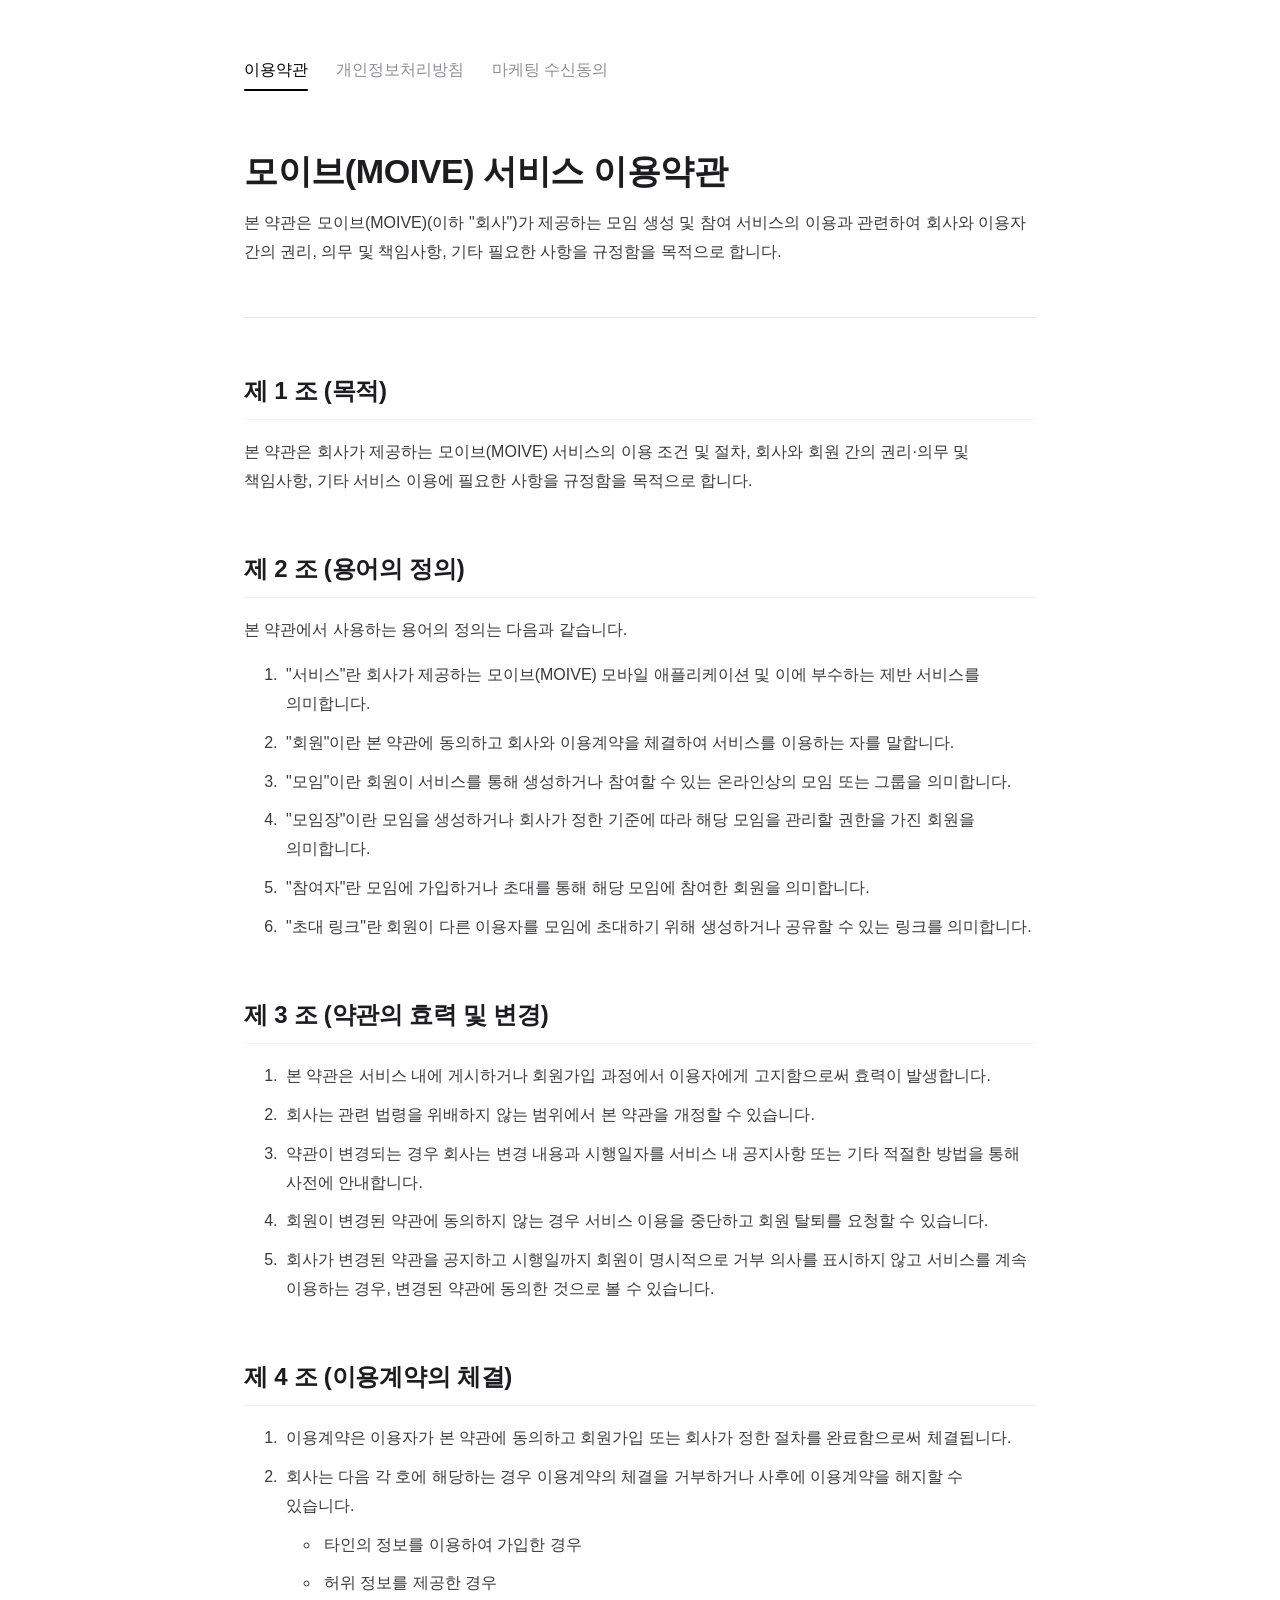
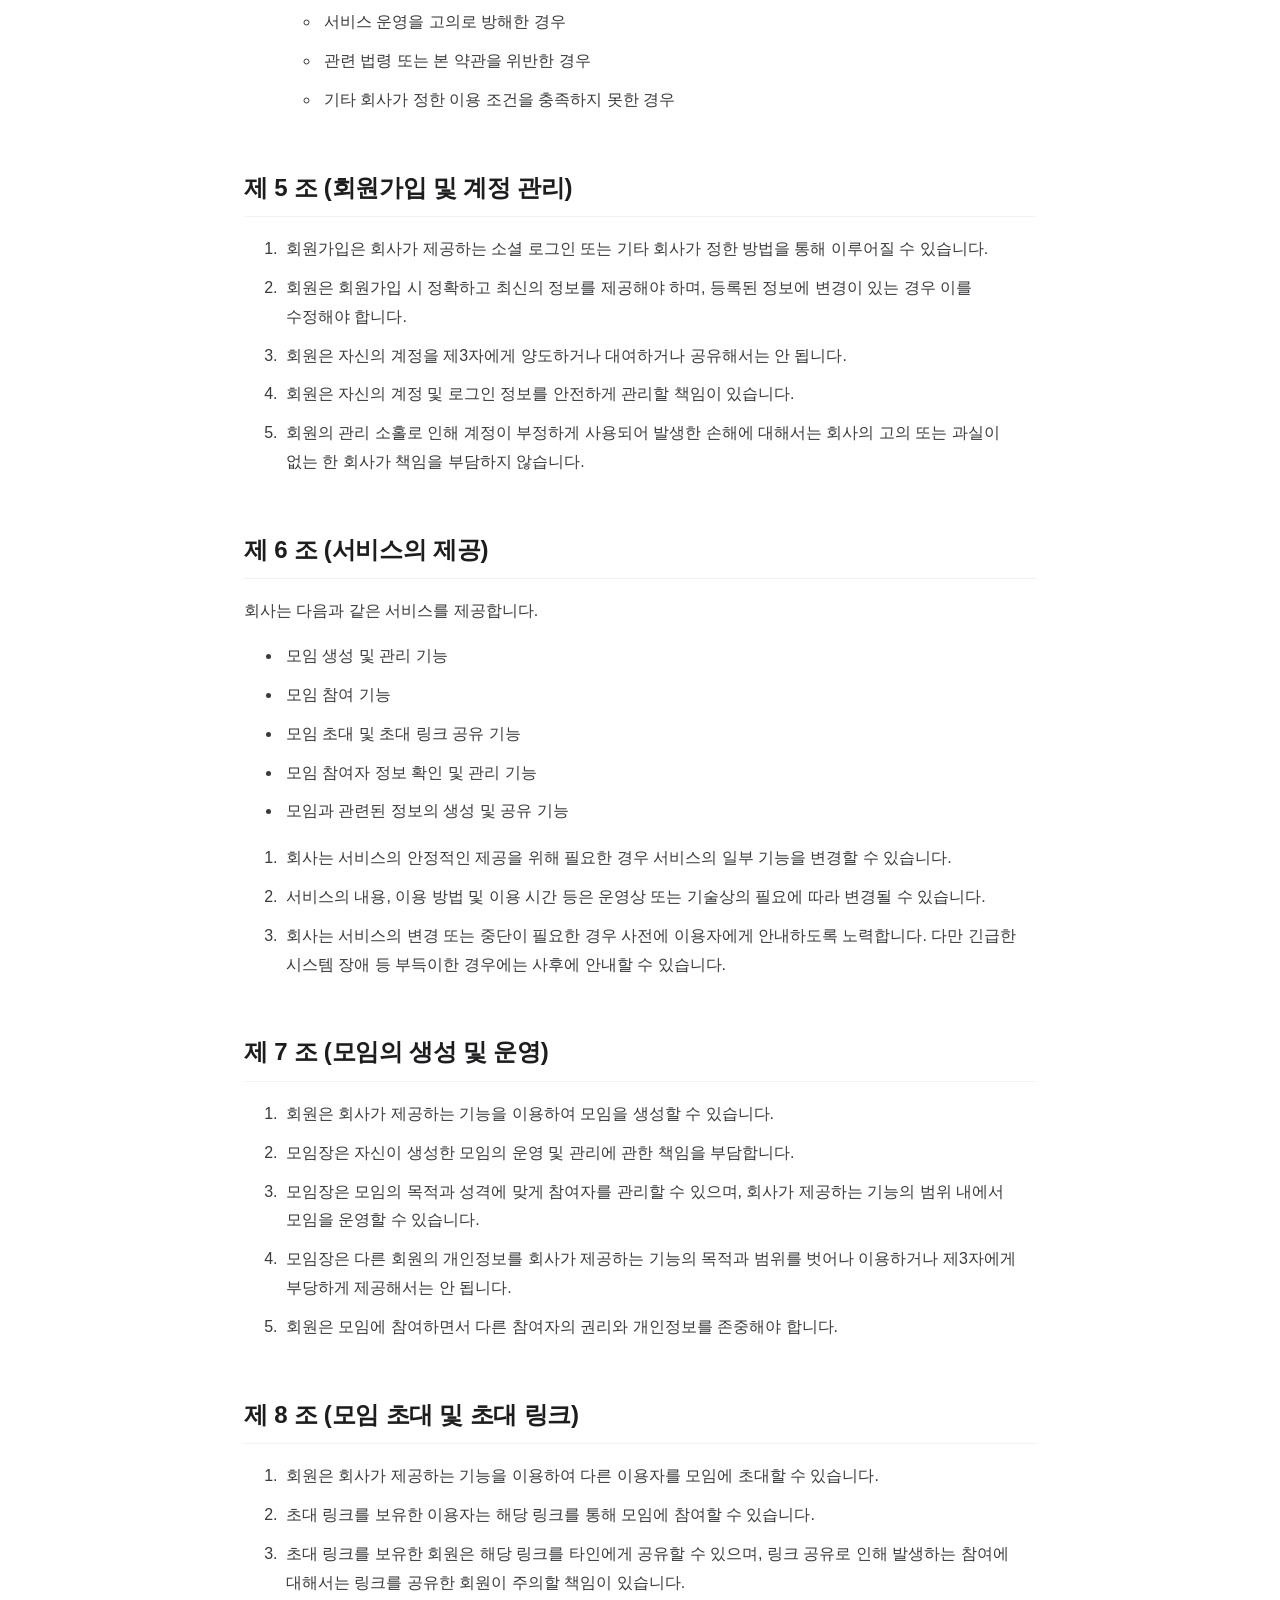
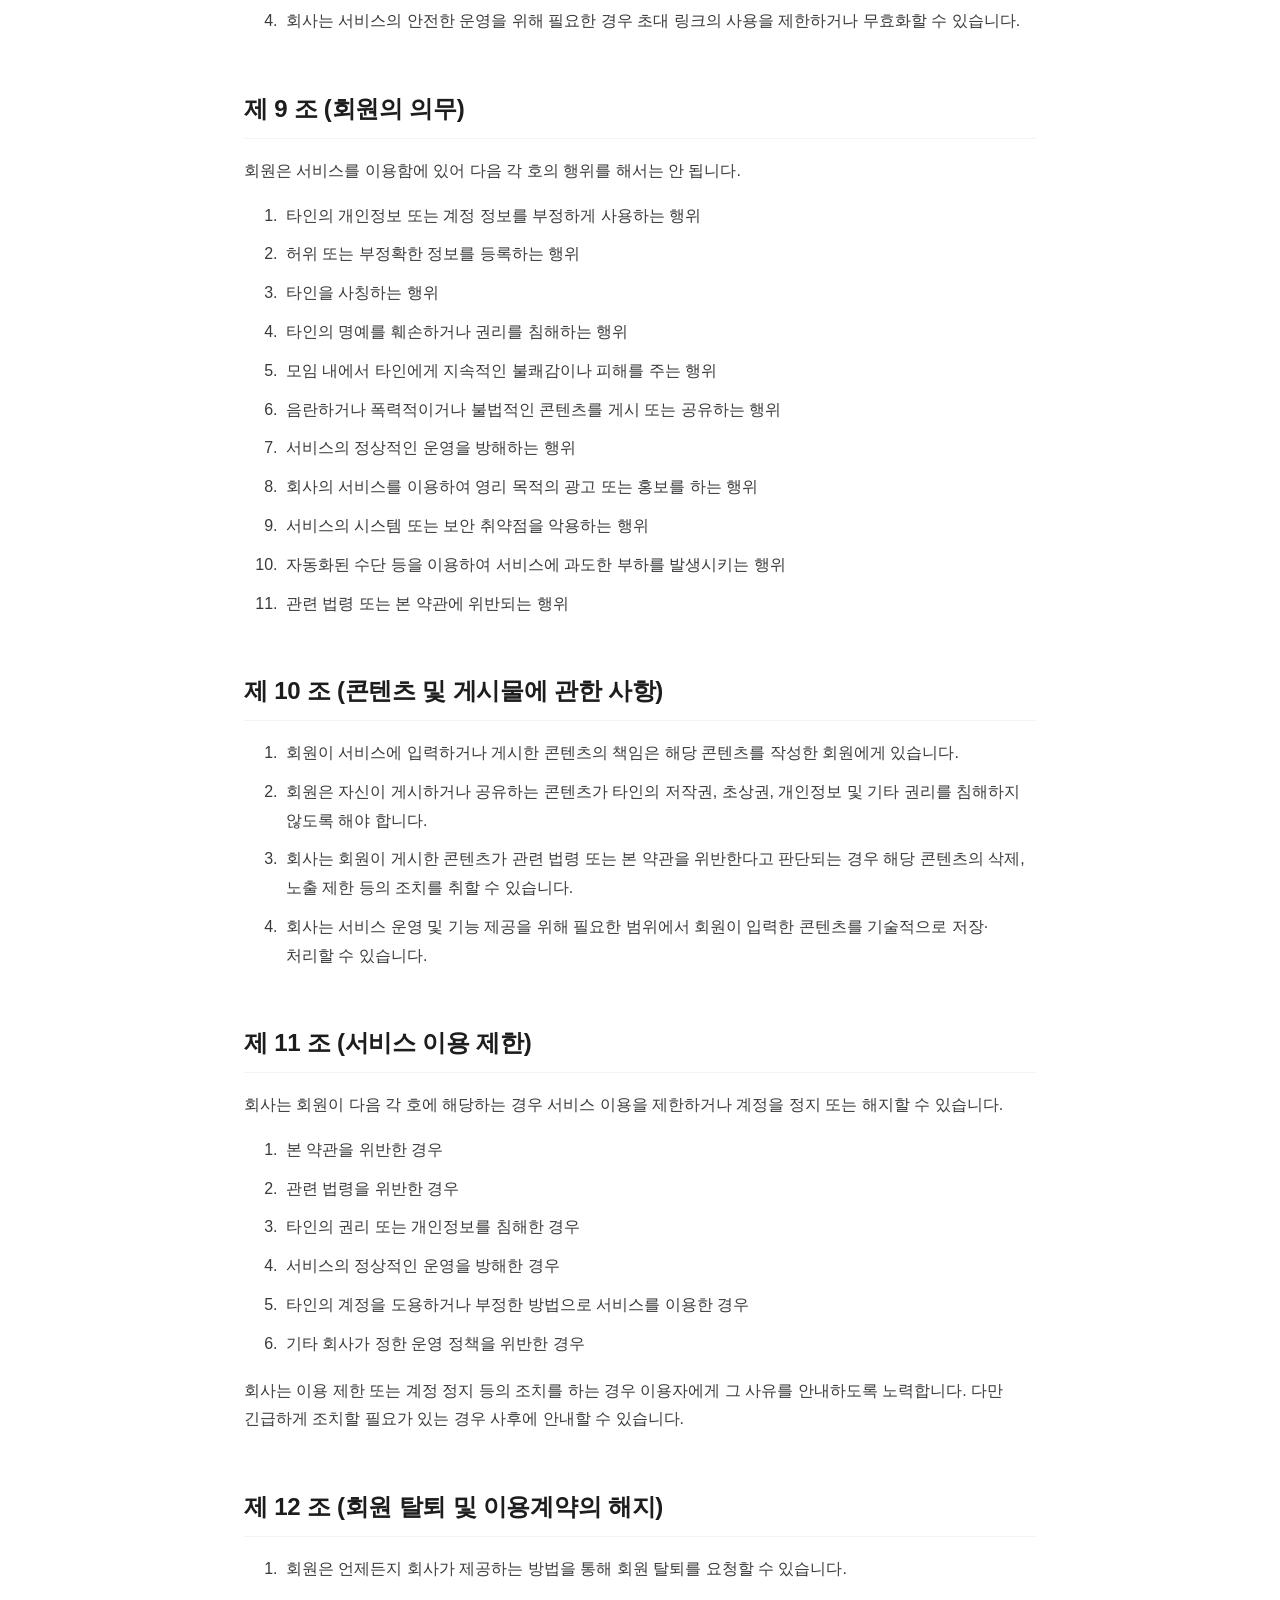
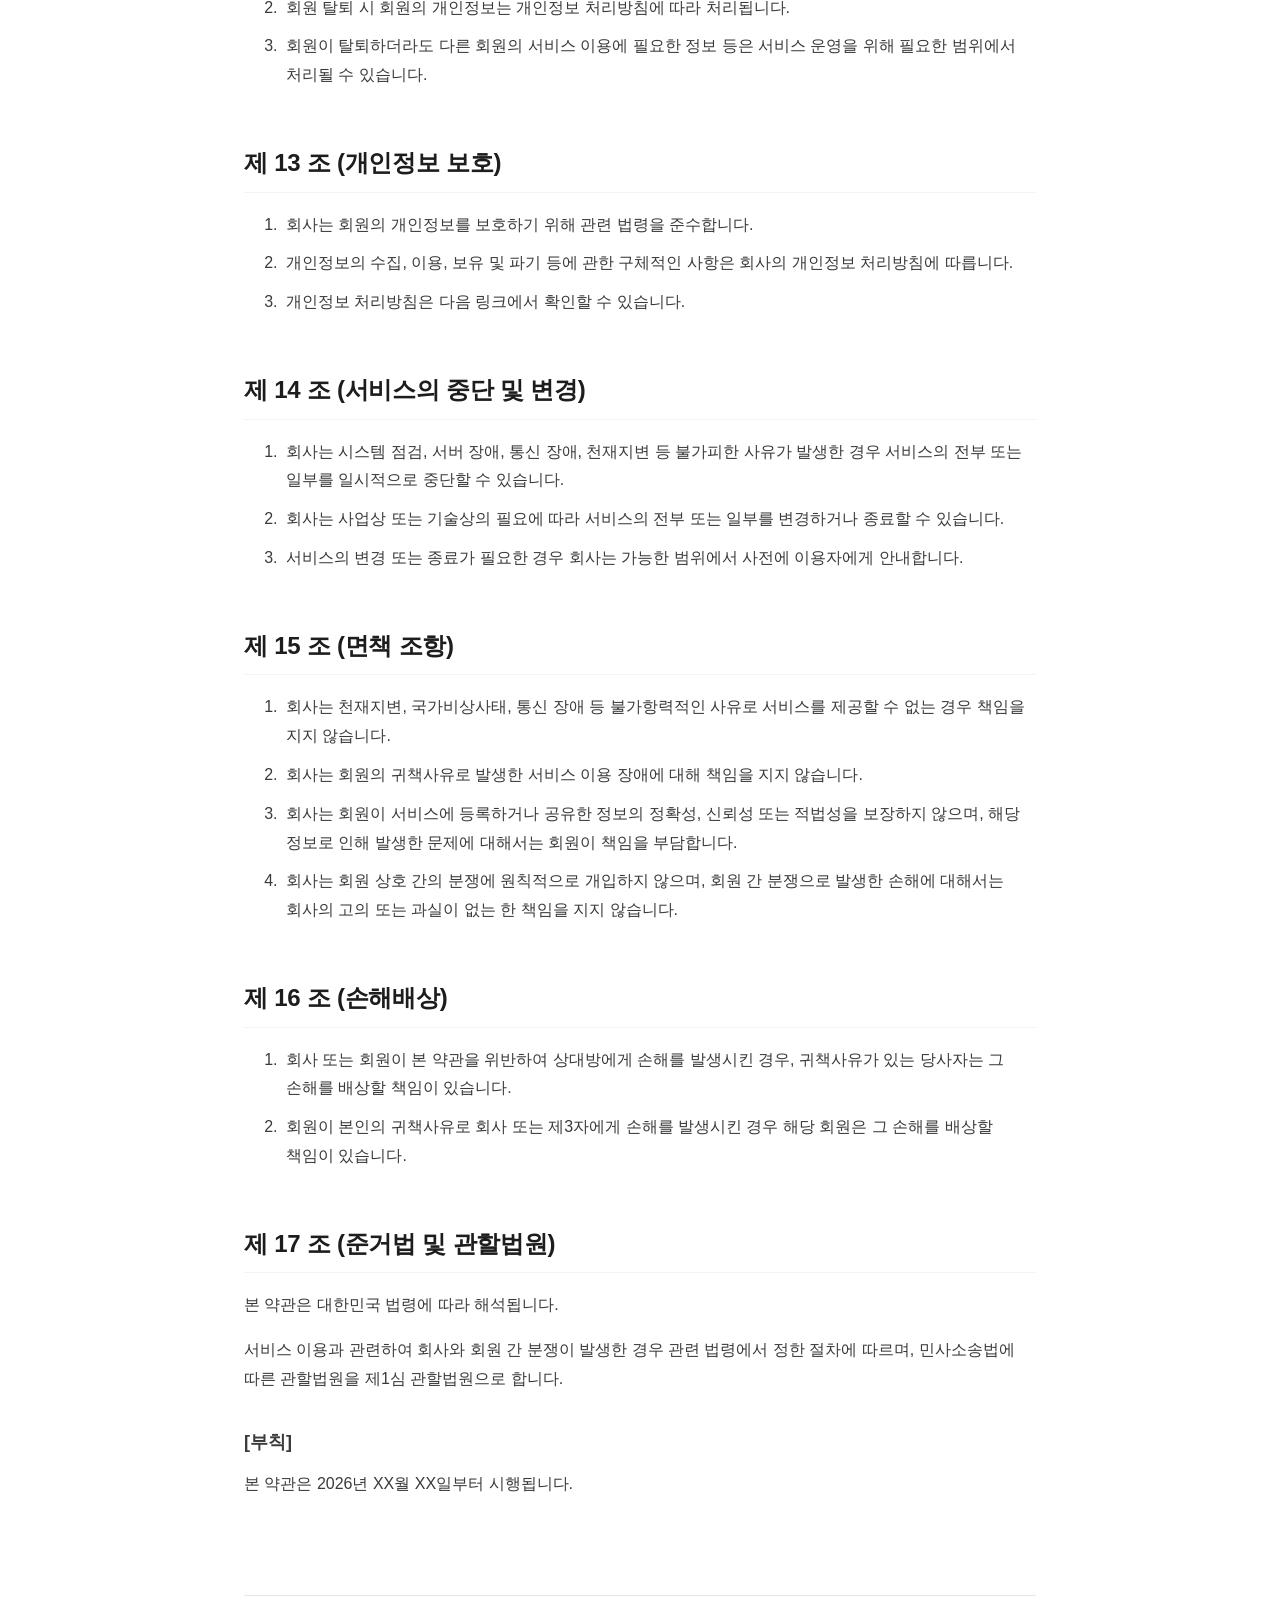
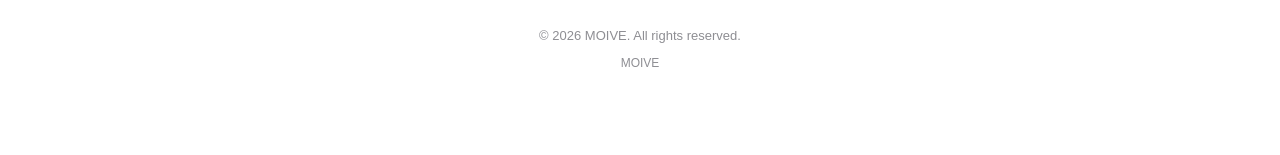
<file: terms.html>
<!DOCTYPE html>
<html lang="ko">
<head>
  <meta charset="UTF-8" />
  <meta name="viewport" content="width=device-width, initial-scale=1.0" />
  <title>이용약관 | 모이브</title>
  <link rel="icon" type="image/x-icon" href="/favicon.ico">

  <style>
    :root {
      --text-main: #1d1d1f;
      --text-body: #3a3a3c;
      --text-muted: #8e8e93;
      --line-main: #e5e5ea;
      --line-soft: #f2f2f7;
      --bg-soft: #f7f7f8;
    }

    * {
      box-sizing: border-box;
      overflow-wrap: break-word;
      word-break: keep-all;
    }

    html {
      scroll-behavior: smooth;
    }

    body {
      margin: 0;
      background: #fff;
      color: var(--text-main);
      font-family: -apple-system, BlinkMacSystemFont, "SF Pro Text",
        "Apple SD Gothic Neo", "Noto Sans KR", sans-serif;
      -webkit-font-smoothing: antialiased;
      line-height: 1.8;
    }

    .container {
      max-width: 840px;
      margin: 0 auto;
      padding: 56px 24px 80px;
    }

    .tab-menu {
      display: flex;
      gap: 28px;
      row-gap: 12px;
      flex-wrap: wrap;
      margin-bottom: 36px;
      font-size: 16px;
    }

    .tab-menu a {
      text-decoration: none;
      color: var(--text-muted);
      font-weight: 500;
      position: relative;
      transition: color 0.2s ease;
      white-space: nowrap;
    }

    .tab-menu a:hover {
      color: #000;
    }

    .tab-menu a.active {
      color: #000;
    }

    .tab-menu a.active::after {
      content: "";
      position: absolute;
      left: 0;
      bottom: -6px;
      width: 100%;
      height: 1.5px;
      background: #000;
      border-radius: 2px;
    }

    .hero {
      padding: 28px 0 34px;
      margin-bottom: 44px;
      border-bottom: 1px solid var(--line-main);
    }

    h1 {
      margin: 0;
      font-size: 34px;
      line-height: 1.3;
      font-weight: 700;
      letter-spacing: -0.4px;
    }

    .hero-desc {
      margin-top: 16px;
      font-size: 16px;
      color: var(--text-body);
    }

    h2 {
      margin: 56px 0 18px;
      padding-bottom: 12px;
      border-bottom: 1px solid var(--line-soft);
      font-size: 24px;
      line-height: 1.4;
      font-weight: 700;
      letter-spacing: -0.25px;
    }

    h3 {
      margin: 32px 0 12px;
      font-size: 18px;
      font-weight: 600;
      color: var(--text-body);
    }

    p {
      margin: 0 0 16px;
      font-size: 16px;
      color: var(--text-body);
    }

    ol,
    ul {
      margin: 0 0 18px 28px;
      padding-left: 10px;
      color: var(--text-body);
      font-size: 16px;
    }

    li {
      margin: 10px 0;
      padding-left: 4px;
    }

    .note {
      margin-top: 12px;
      padding: 14px 16px;
      background: var(--bg-soft);
      border-radius: 8px;
      font-size: 14px;
      color: var(--text-muted);
    }

    .footer {
      margin-top: 96px;
      padding-top: 28px;
      border-top: 1px solid var(--line-main);
      text-align: center;
      font-size: 13px;
      color: var(--text-muted);
    }

    .footer span {
      display: block;
      margin-top: 6px;
      font-size: 12px;
    }

    @media (max-width: 600px) {
      .container {
        padding: 40px 20px 64px;
      }

      .tab-menu {
        gap: 18px;
        margin-bottom: 28px;
        font-size: 15px;
      }

      .hero {
        padding: 20px 0 28px;
        margin-bottom: 34px;
      }

      h1 {
        font-size: 28px;
      }

      h2 {
        font-size: 21px;
        margin-top: 44px;
      }

      p,
      ol,
      ul {
        font-size: 15px;
      }
    }
  </style>
</head>

<body>
  <div class="container">

    <div class="tab-menu">
      <a href="terms.html" class="active">이용약관</a>
      <a href="privacy.html">개인정보처리방침</a>
      <a href="marketing.html">마케팅 수신동의</a>
    </div>

    <section class="hero">
      <h1>모이브(MOIVE) 서비스 이용약관</h1>

      <p class="hero-desc">
        본 약관은 모이브(MOIVE)(이하 "회사")가 제공하는
        모임 생성 및 참여 서비스의 이용과 관련하여
        회사와 이용자 간의 권리, 의무 및 책임사항,
        기타 필요한 사항을 규정함을 목적으로 합니다.
      </p>
    </section>


    <h2>제 1 조 (목적)</h2>

    <p>
      본 약관은 회사가 제공하는 모이브(MOIVE) 서비스의
      이용 조건 및 절차, 회사와 회원 간의 권리·의무 및 책임사항,
      기타 서비스 이용에 필요한 사항을 규정함을 목적으로 합니다.
    </p>


    <h2>제 2 조 (용어의 정의)</h2>

    <p>
      본 약관에서 사용하는 용어의 정의는 다음과 같습니다.
    </p>

    <ol>
      <li>
        "서비스"란 회사가 제공하는 모이브(MOIVE) 모바일 애플리케이션
        및 이에 부수하는 제반 서비스를 의미합니다.
      </li>

      <li>
        "회원"이란 본 약관에 동의하고 회사와 이용계약을 체결하여
        서비스를 이용하는 자를 말합니다.
      </li>

      <li>
        "모임"이란 회원이 서비스를 통해 생성하거나 참여할 수 있는
        온라인상의 모임 또는 그룹을 의미합니다.
      </li>

      <li>
        "모임장"이란 모임을 생성하거나 회사가 정한 기준에 따라
        해당 모임을 관리할 권한을 가진 회원을 의미합니다.
      </li>

      <li>
        "참여자"란 모임에 가입하거나 초대를 통해 해당 모임에 참여한
        회원을 의미합니다.
      </li>

      <li>
        "초대 링크"란 회원이 다른 이용자를 모임에 초대하기 위해
        생성하거나 공유할 수 있는 링크를 의미합니다.
      </li>

      <!-- TODO:
           기획 구체화 시 추후 수정
      -->
    </ol>


    <h2>제 3 조 (약관의 효력 및 변경)</h2>

    <ol>
      <li>
        본 약관은 서비스 내에 게시하거나 회원가입 과정에서
        이용자에게 고지함으로써 효력이 발생합니다.
      </li>

      <li>
        회사는 관련 법령을 위배하지 않는 범위에서
        본 약관을 개정할 수 있습니다.
      </li>

      <li>
        약관이 변경되는 경우 회사는 변경 내용과 시행일자를
        서비스 내 공지사항 또는 기타 적절한 방법을 통해
        사전에 안내합니다.
      </li>

      <li>
        회원이 변경된 약관에 동의하지 않는 경우
        서비스 이용을 중단하고 회원 탈퇴를 요청할 수 있습니다.
      </li>

      <li>
        회사가 변경된 약관을 공지하고 시행일까지 회원이
        명시적으로 거부 의사를 표시하지 않고 서비스를 계속 이용하는 경우,
        변경된 약관에 동의한 것으로 볼 수 있습니다.
      </li>
    </ol>

    <!-- TODO:
         추후 수정
    -->


    <h2>제 4 조 (이용계약의 체결)</h2>

    <ol>
      <li>
        이용계약은 이용자가 본 약관에 동의하고
        회원가입 또는 회사가 정한 절차를 완료함으로써 체결됩니다.
      </li>

      <li>
        회사는 다음 각 호에 해당하는 경우 이용계약의 체결을
        거부하거나 사후에 이용계약을 해지할 수 있습니다.
      </li>

      <ul>
        <li>타인의 정보를 이용하여 가입한 경우</li>
        <li>허위 정보를 제공한 경우</li>
        <li>서비스 운영을 고의로 방해한 경우</li>
        <li>관련 법령 또는 본 약관을 위반한 경우</li>
        <li>기타 회사가 정한 이용 조건을 충족하지 못한 경우</li>
      </ul>
    </ol>


    <h2>제 5 조 (회원가입 및 계정 관리)</h2>

    <ol>
      <li>
        회원가입은 회사가 제공하는 소셜 로그인 또는 기타 회사가
        정한 방법을 통해 이루어질 수 있습니다.
      </li>

      <!-- TODO:
           로그인 확정 카카오, 구글은 개발 여건에 따라 추가될 가능성 있음
      -->

      <li>
        회원은 회원가입 시 정확하고 최신의 정보를 제공해야 하며,
        등록된 정보에 변경이 있는 경우 이를 수정해야 합니다.
      </li>

      <li>
        회원은 자신의 계정을 제3자에게 양도하거나 대여하거나
        공유해서는 안 됩니다.
      </li>

      <li>
        회원은 자신의 계정 및 로그인 정보를 안전하게 관리할 책임이 있습니다.
      </li>

      <li>
        회원의 관리 소홀로 인해 계정이 부정하게 사용되어 발생한
        손해에 대해서는 회사의 고의 또는 과실이 없는 한
        회사가 책임을 부담하지 않습니다.
      </li>
    </ol>


    <h2>제 6 조 (서비스의 제공)</h2>

    <p>
      회사는 다음과 같은 서비스를 제공합니다.
    </p>

    <ul>
      <li>모임 생성 및 관리 기능</li>
      <li>모임 참여 기능</li>
      <li>모임 초대 및 초대 링크 공유 기능</li>
      <li>모임 참여자 정보 확인 및 관리 기능</li>
      <li>모임과 관련된 정보의 생성 및 공유 기능</li>

      <!-- TODO:
           기획 구체화 시 추후 수정
      -->
    </ul>

    <ol>
      <li>
        회사는 서비스의 안정적인 제공을 위해 필요한 경우
        서비스의 일부 기능을 변경할 수 있습니다.
      </li>

      <li>
        서비스의 내용, 이용 방법 및 이용 시간 등은
        운영상 또는 기술상의 필요에 따라 변경될 수 있습니다.
      </li>

      <li>
        회사는 서비스의 변경 또는 중단이 필요한 경우
        사전에 이용자에게 안내하도록 노력합니다.
        다만 긴급한 시스템 장애 등 부득이한 경우에는
        사후에 안내할 수 있습니다.
      </li>
    </ol>


    <h2>제 7 조 (모임의 생성 및 운영)</h2>

    <ol>
      <li>
        회원은 회사가 제공하는 기능을 이용하여 모임을 생성할 수 있습니다.
      </li>

      <li>
        모임장은 자신이 생성한 모임의 운영 및 관리에 관한
        책임을 부담합니다.
      </li>

      <li>
        모임장은 모임의 목적과 성격에 맞게 참여자를 관리할 수 있으며,
        회사가 제공하는 기능의 범위 내에서 모임을 운영할 수 있습니다.
      </li>

      <li>
        모임장은 다른 회원의 개인정보를 회사가 제공하는 기능의
        목적과 범위를 벗어나 이용하거나 제3자에게 부당하게
        제공해서는 안 됩니다.
      </li>

      <li>
        회원은 모임에 참여하면서 다른 참여자의 권리와 개인정보를
        존중해야 합니다.
      </li>
    </ol>

    <!-- TODO:
         기획 구체화 시 추후 수정
    -->


    <h2>제 8 조 (모임 초대 및 초대 링크)</h2>

    <ol>
      <li>
        회원은 회사가 제공하는 기능을 이용하여 다른 이용자를
        모임에 초대할 수 있습니다.
      </li>

      <li>
        초대 링크를 보유한 이용자는 해당 링크를 통해
        모임에 참여할 수 있습니다.
      </li>

      <li>
        초대 링크를 보유한 회원은 해당 링크를 타인에게
        공유할 수 있으며, 링크 공유로 인해 발생하는
        참여에 대해서는 링크를 공유한 회원이 주의할 책임이 있습니다.
      </li>

      <li>
        회사는 서비스의 안전한 운영을 위해 필요한 경우
        초대 링크의 사용을 제한하거나 무효화할 수 있습니다.
      </li>
    </ol>

    <!-- TODO:
            기획 구체화 시 추후 수정
    -->


    <h2>제 9 조 (회원의 의무)</h2>

    <p>
      회원은 서비스를 이용함에 있어 다음 각 호의 행위를 해서는 안 됩니다.
    </p>

    <ol>
      <li>타인의 개인정보 또는 계정 정보를 부정하게 사용하는 행위</li>
      <li>허위 또는 부정확한 정보를 등록하는 행위</li>
      <li>타인을 사칭하는 행위</li>
      <li>타인의 명예를 훼손하거나 권리를 침해하는 행위</li>
      <li>모임 내에서 타인에게 지속적인 불쾌감이나 피해를 주는 행위</li>
      <li>음란하거나 폭력적이거나 불법적인 콘텐츠를 게시 또는 공유하는 행위</li>
      <li>서비스의 정상적인 운영을 방해하는 행위</li>
      <li>회사의 서비스를 이용하여 영리 목적의 광고 또는 홍보를 하는 행위</li>
      <li>서비스의 시스템 또는 보안 취약점을 악용하는 행위</li>
      <li>자동화된 수단 등을 이용하여 서비스에 과도한 부하를 발생시키는 행위</li>
      <li>관련 법령 또는 본 약관에 위반되는 행위</li>
    </ol>


    <h2>제 10 조 (콘텐츠 및 게시물에 관한 사항)</h2>

    <ol>
      <li>
        회원이 서비스에 입력하거나 게시한 콘텐츠의 책임은
        해당 콘텐츠를 작성한 회원에게 있습니다.
      </li>

      <li>
        회원은 자신이 게시하거나 공유하는 콘텐츠가 타인의 저작권,
        초상권, 개인정보 및 기타 권리를 침해하지 않도록 해야 합니다.
      </li>

      <li>
        회사는 회원이 게시한 콘텐츠가 관련 법령 또는 본 약관을
        위반한다고 판단되는 경우 해당 콘텐츠의 삭제,
        노출 제한 등의 조치를 취할 수 있습니다.
      </li>

      <li>
        회사는 서비스 운영 및 기능 제공을 위해 필요한 범위에서
        회원이 입력한 콘텐츠를 기술적으로 저장·처리할 수 있습니다.
      </li>
    </ol>

    <!-- TODO:
            기획 구체화 시 추후 수정
    -->


    <h2>제 11 조 (서비스 이용 제한)</h2>

    <p>
      회사는 회원이 다음 각 호에 해당하는 경우 서비스 이용을
      제한하거나 계정을 정지 또는 해지할 수 있습니다.
    </p>

    <ol>
      <li>본 약관을 위반한 경우</li>
      <li>관련 법령을 위반한 경우</li>
      <li>타인의 권리 또는 개인정보를 침해한 경우</li>
      <li>서비스의 정상적인 운영을 방해한 경우</li>
      <li>타인의 계정을 도용하거나 부정한 방법으로 서비스를 이용한 경우</li>
      <li>기타 회사가 정한 운영 정책을 위반한 경우</li>
    </ol>

    <p>
      회사는 이용 제한 또는 계정 정지 등의 조치를 하는 경우
      이용자에게 그 사유를 안내하도록 노력합니다.
      다만 긴급하게 조치할 필요가 있는 경우 사후에 안내할 수 있습니다.
    </p>


    <h2>제 12 조 (회원 탈퇴 및 이용계약의 해지)</h2>

    <ol>
      <li>
        회원은 언제든지 회사가 제공하는 방법을 통해
        회원 탈퇴를 요청할 수 있습니다.
      </li>

      <li>
        회원 탈퇴 시 회원의 개인정보는 개인정보 처리방침에 따라 처리됩니다.
      </li>

      <li>
        회원이 탈퇴하더라도 다른 회원의 서비스 이용에 필요한 정보 등은
        서비스 운영을 위해 필요한 범위에서 처리될 수 있습니다.
      </li>

      <!-- TODO:
              기획 구체화 시 추후 수정
    -->
    </ol>


    <h2>제 13 조 (개인정보 보호)</h2>

    <ol>
      <li>
        회사는 회원의 개인정보를 보호하기 위해 관련 법령을 준수합니다.
      </li>

      <li>
        개인정보의 수집, 이용, 보유 및 파기 등에 관한 구체적인 사항은
        회사의 개인정보 처리방침에 따릅니다.
      </li>

      <li>
        개인정보 처리방침은 다음 링크에서 확인할 수 있습니다.
      </li>
    </ol>


    <h2>제 14 조 (서비스의 중단 및 변경)</h2>

    <ol>
      <li>
        회사는 시스템 점검, 서버 장애, 통신 장애, 천재지변 등
        불가피한 사유가 발생한 경우 서비스의 전부 또는 일부를
        일시적으로 중단할 수 있습니다.
      </li>

      <li>
        회사는 사업상 또는 기술상의 필요에 따라 서비스의
        전부 또는 일부를 변경하거나 종료할 수 있습니다.
      </li>

      <li>
        서비스의 변경 또는 종료가 필요한 경우 회사는
        가능한 범위에서 사전에 이용자에게 안내합니다.
      </li>
    </ol>

    <!-- TODO:
         기획 구체화 시 추후 수정
    -->


    <h2>제 15 조 (면책 조항)</h2>

    <ol>
      <li>
        회사는 천재지변, 국가비상사태, 통신 장애 등 불가항력적인
        사유로 서비스를 제공할 수 없는 경우 책임을 지지 않습니다.
      </li>

      <li>
        회사는 회원의 귀책사유로 발생한 서비스 이용 장애에 대해
        책임을 지지 않습니다.
      </li>

      <li>
        회사는 회원이 서비스에 등록하거나 공유한 정보의
        정확성, 신뢰성 또는 적법성을 보장하지 않으며,
        해당 정보로 인해 발생한 문제에 대해서는 회원이 책임을 부담합니다.
      </li>

      <li>
        회사는 회원 상호 간의 분쟁에 원칙적으로 개입하지 않으며,
        회원 간 분쟁으로 발생한 손해에 대해서는 회사의 고의 또는
        과실이 없는 한 책임을 지지 않습니다.
      </li>
    </ol>


    <h2>제 16 조 (손해배상)</h2>

    <ol>
      <li>
        회사 또는 회원이 본 약관을 위반하여 상대방에게 손해를
        발생시킨 경우, 귀책사유가 있는 당사자는 그 손해를 배상할
        책임이 있습니다.
      </li>

      <li>
        회원이 본인의 귀책사유로 회사 또는 제3자에게 손해를
        발생시킨 경우 해당 회원은 그 손해를 배상할 책임이 있습니다.
      </li>
    </ol>


    <h2>제 17 조 (준거법 및 관할법원)</h2>

    <p>
      본 약관은 대한민국 법령에 따라 해석됩니다.
    </p>

    <p>
      서비스 이용과 관련하여 회사와 회원 간 분쟁이 발생한 경우
      관련 법령에서 정한 절차에 따르며,
      민사소송법에 따른 관할법원을 제1심 관할법원으로 합니다.
    </p>


    <h3>[부칙]</h3>

    <p>
      본 약관은
      <!-- TODO: 추후 수정 -->
      2026년 XX월 XX일부터 시행됩니다.
    </p>


    <div class="footer">
      © 2026 MOIVE. All rights reserved.
      <span>MOIVE</span>
    </div>

  </div>
</body>
</html>
</file>
<file: invite/assets/index-BRgdg_uX.css>
/*! tailwindcss v4.3.3 | MIT License | https://tailwindcss.com */
@layer properties{@supports (((-webkit-hyphens:none)) and (not (margin-trim:inline))) or ((-moz-orient:inline) and (not (color:rgb(from red r g b)))){*,:before,:after,::backdrop{--tw-rotate-x:initial;--tw-rotate-y:initial;--tw-rotate-z:initial;--tw-skew-x:initial;--tw-skew-y:initial}}}@layer theme{:root,:host{--font-sans:-apple-system, BlinkMacSystemFont, "Segoe UI", Roboto, "Helvetica Neue", "Noto Sans", Arial, sans-serif, "Apple Color Emoji", "Segoe UI Emoji", "Segoe UI Symbol", "Noto Color Emoji";--font-mono:ui-monospace, SFMono-Regular, Menlo, Monaco, Consolas, "Liberation Mono", "Courier New", monospace;--default-font-family:var(--font-sans);--default-mono-font-family:var(--font-mono)}}@layer base{*,:after,:before,::backdrop{box-sizing:border-box;border:0 solid;margin:0;padding:0}::file-selector-button{box-sizing:border-box;border:0 solid;margin:0;padding:0}html,:host{-webkit-text-size-adjust:100%;tab-size:4;line-height:1.5;font-family:var(--default-font-family,-apple-system, BlinkMacSystemFont, "Segoe UI", Roboto, "Helvetica Neue", "Noto Sans", Arial, sans-serif, "Apple Color Emoji", "Segoe UI Emoji", "Segoe UI Symbol", "Noto Color Emoji");font-feature-settings:var(--default-font-feature-settings,normal);font-variation-settings:var(--default-font-variation-settings,normal);-webkit-tap-highlight-color:transparent}hr{height:0;color:inherit;border-top-width:1px}abbr:where([title]){-webkit-text-decoration:underline dotted;text-decoration:underline dotted}h1,h2,h3,h4,h5,h6{font-size:inherit;font-weight:inherit}a{color:inherit;-webkit-text-decoration:inherit;-webkit-text-decoration:inherit;-webkit-text-decoration:inherit;-webkit-text-decoration:inherit;text-decoration:inherit}b,strong{font-weight:bolder}code,kbd,samp,pre{font-family:var(--default-mono-font-family,ui-monospace, SFMono-Regular, Menlo, Monaco, Consolas, "Liberation Mono", "Courier New", monospace);font-feature-settings:var(--default-mono-font-feature-settings,normal);font-variation-settings:var(--default-mono-font-variation-settings,normal);font-size:1em}small{font-size:80%}sub,sup{vertical-align:baseline;font-size:75%;line-height:0;position:relative}sub{bottom:-.25em}sup{top:-.5em}table{text-indent:0;border-color:inherit;border-collapse:collapse}:-moz-focusring:where(:not(iframe)){outline:auto}progress{vertical-align:baseline}summary{display:list-item}ol,ul,menu{list-style:none}img,svg,video,canvas,audio,iframe,embed,object{vertical-align:middle;display:block}img,video{max-width:100%;height:auto}button,input,select,optgroup,textarea{font:inherit;font-feature-settings:inherit;font-variation-settings:inherit;letter-spacing:inherit;color:inherit;opacity:1;background-color:#0000;border-radius:0}::file-selector-button{font:inherit;font-feature-settings:inherit;font-variation-settings:inherit;letter-spacing:inherit;color:inherit;opacity:1;background-color:#0000;border-radius:0}:where(select:is([multiple],[size])) optgroup{font-weight:bolder}:where(select:is([multiple],[size])) optgroup option{padding-inline-start:20px}::file-selector-button{margin-inline-end:4px}::placeholder{opacity:1}@supports (not ((-webkit-appearance:-apple-pay-button))) or (contain-intrinsic-size:1px){::placeholder{color:currentColor}@supports (color:color-mix(in lab, red, red)){::placeholder{color:color-mix(in oklab, currentcolor 50%, transparent)}}}textarea{resize:vertical}::-webkit-search-decoration{-webkit-appearance:none}::-webkit-date-and-time-value{min-height:1lh;text-align:inherit}::-webkit-datetime-edit{display:inline-flex}::-webkit-datetime-edit-fields-wrapper{padding:0}::-webkit-datetime-edit{padding-block:0}::-webkit-datetime-edit-year-field{padding-block:0}::-webkit-datetime-edit-month-field{padding-block:0}::-webkit-datetime-edit-day-field{padding-block:0}::-webkit-datetime-edit-hour-field{padding-block:0}::-webkit-datetime-edit-minute-field{padding-block:0}::-webkit-datetime-edit-second-field{padding-block:0}::-webkit-datetime-edit-millisecond-field{padding-block:0}::-webkit-datetime-edit-meridiem-field{padding-block:0}::-webkit-calendar-picker-indicator{line-height:1}:-moz-ui-invalid{box-shadow:none}button,input:where([type=button],[type=reset],[type=submit]){appearance:button}::file-selector-button{appearance:button}::-webkit-inner-spin-button{height:auto}::-webkit-outer-spin-button{height:auto}[hidden]:where(:not([hidden=until-found])){display:none!important}}@layer components;@layer utilities{.transform{transform:var(--tw-rotate-x,) var(--tw-rotate-y,) var(--tw-rotate-z,) var(--tw-skew-x,) var(--tw-skew-y,)}}@font-face{font-family:Pretendard;font-style:normal;font-display:swap;font-weight:400;src:url(/invite/assets/pretendard-latin-400-normal-BhrLQoBv.woff2)format("woff2"),url(/invite/assets/pretendard-latin-400-normal-D5CgADJ9.woff)format("woff")}@font-face{font-family:Pretendard;font-style:normal;font-display:swap;font-weight:500;src:url(/invite/assets/pretendard-latin-500-normal-Dw2vNklR.woff2)format("woff2"),url(/invite/assets/pretendard-latin-500-normal-Cs2k_Pp2.woff)format("woff")}@font-face{font-family:Pretendard;font-style:normal;font-display:swap;font-weight:600;src:url(/invite/assets/pretendard-latin-600-normal-ClEDdoZU.woff2)format("woff2"),url(/invite/assets/pretendard-latin-600-normal-SXfe8JY8.woff)format("woff")}@font-face{font-family:Pretendard;font-style:normal;font-display:swap;font-weight:700;src:url(/invite/assets/pretendard-latin-700-normal-BYNivUXw.woff2)format("woff2"),url(/invite/assets/pretendard-latin-700-normal-DD7wHHNl.woff)format("woff")}*{box-sizing:border-box}html,body,#root{min-width:320px;min-height:100%;margin:0}body{font-family:Pretendard,sans-serif}@property --tw-rotate-x{syntax:"*";inherits:false}@property --tw-rotate-y{syntax:"*";inherits:false}@property --tw-rotate-z{syntax:"*";inherits:false}@property --tw-skew-x{syntax:"*";inherits:false}@property --tw-skew-y{syntax:"*";inherits:false}.invite-page{background:#fff;width:100%;min-height:100dvh}.invite-container{flex-direction:column;align-items:center;width:100%;max-width:360px;margin:0 auto;padding:0 20px 20px;display:flex}.moive-logo{width:136px;height:auto;margin-top:75px}.invite-copy{text-align:center;margin-top:49px}.invite-copy h1{color:#212528;letter-spacing:normal;margin:0;font-family:Pretendard,sans-serif;font-size:20px;font-style:normal;font-weight:700;line-height:28px}.invite-copy p{color:#495057;letter-spacing:normal;margin:8px 0 0;font-family:Pretendard,sans-serif;font-size:14px;font-style:normal;font-weight:500;line-height:20px}.invite-character{object-fit:cover;border-radius:18px;width:324px;height:228px;margin-top:52px;display:block}.invite-actions{flex-direction:column;gap:8px;width:272px;margin-top:55px;display:flex}.invite-actions button,.invite-actions a{letter-spacing:normal;cursor:pointer;box-sizing:border-box;border-radius:12px;justify-content:center;align-items:center;gap:6px;width:100%;height:52px;padding:0 32px;font-family:inherit;font-size:18px;font-weight:600;line-height:26px;text-decoration:none;display:flex}.open-app-button{color:#212528;background:#fff;border:1px solid #d7dbdf;font-family:Pretendard,sans-serif;font-size:18px;font-style:normal;font-weight:600;line-height:26px}.google-play-icon{flex-shrink:0;width:22px;height:22px;display:block}.google-play-button{color:#fff;background:#7742fe;border:1px solid #7742fe;justify-content:center;align-items:center;gap:8px;font-family:Pretendard,sans-serif;font-size:18px;font-style:normal;font-weight:600;line-height:26px;display:flex}.footer-text{color:#495057;margin:25px 0 0;font-family:Pretendard,sans-serif;font-size:12px;font-style:normal;font-weight:400;line-height:18px}@media (height<=750px){.moive-logo{margin-top:60px}.invite-copy{margin-top:35px}.invite-character,.invite-actions{margin-top:38px}.footer-text{margin-top:18px}}@media (height<=680px){.moive-logo{margin-top:45px}.invite-copy,.invite-character,.invite-actions{margin-top:28px}.footer-text{margin-top:14px}}@media (height<=620px){.moive-logo{margin-top:30px}.invite-copy{margin-top:22px}.invite-character,.invite-actions{margin-top:20px}.footer-text{margin-top:10px}}
</file>
